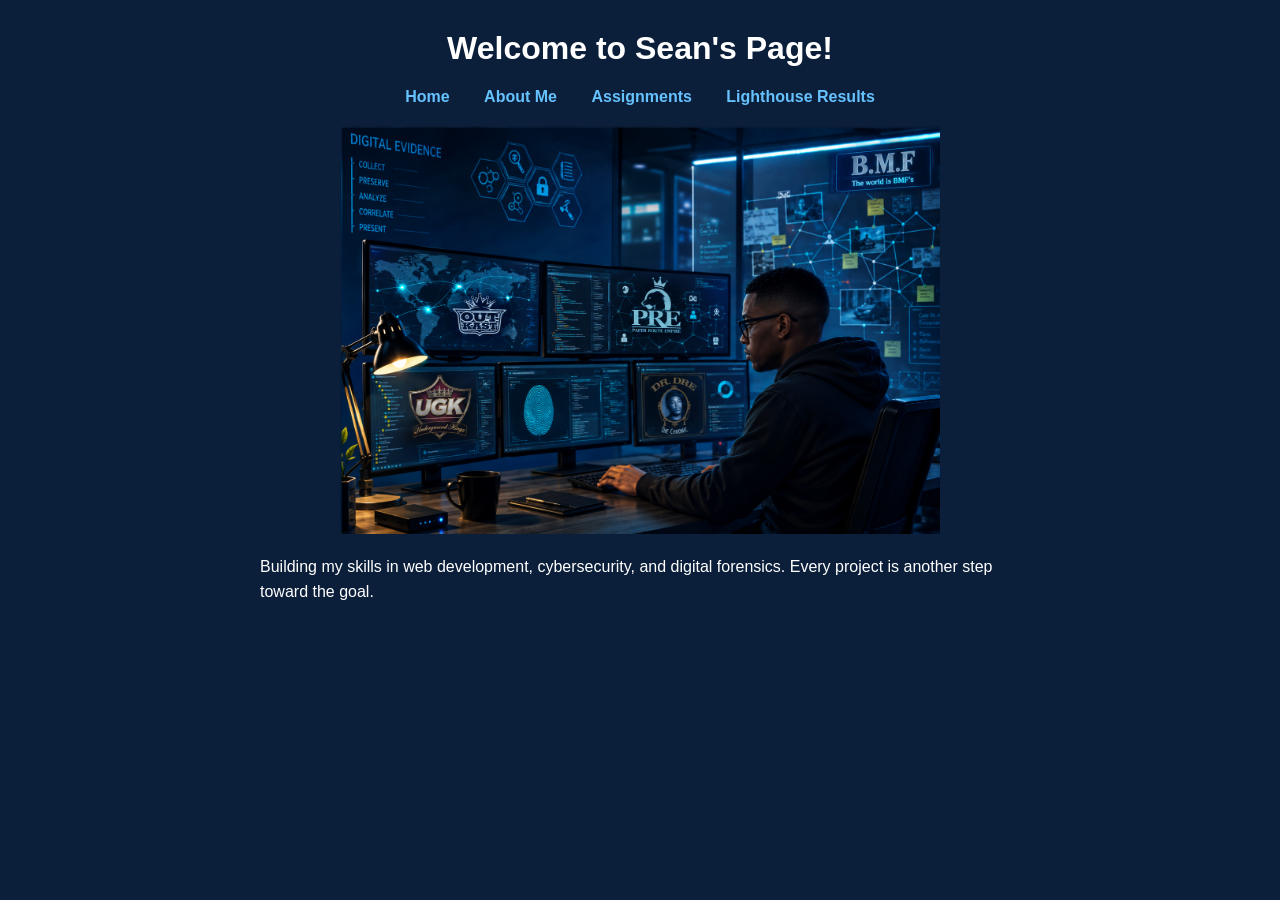
<file: index.html>
<!DOCTYPE html>
<html lang="en">

<head>
    <meta charset="UTF-8">
    <meta name="viewport" content="width=device-width, initial-scale=1.0">

    <meta name="description"
          content="Sean's COP4813 web development portfolio featuring class assignments and information technology skills.">

    <title>Sean's IT Portfolio | COP4813</title>

    <link rel="stylesheet" href="styles.css">
</head>

<body>

    <h1>Welcome to Sean's Page!</h1>

    <!-- Main Navigation -->
    <nav aria-label="Main navigation">
        <a href="index.html">Home</a>
        <a href="about.html">About Me</a>
        <a href="assignments.html">Assignments</a>
        <a href="lighthouse-results.html">Lighthouse Results</a>
    </nav>

    <!-- Homepage Image -->
    <img
        src="images/F.D.A.png"
        alt="Digital forensic data analyst working at a computer workstation"
    >

    <!-- Introduction -->
    <p>
        Building my skills in web development,
        cybersecurity, and digital forensics.
        Every project is another step toward the goal.
    </p>

</body>

</html>
</file>
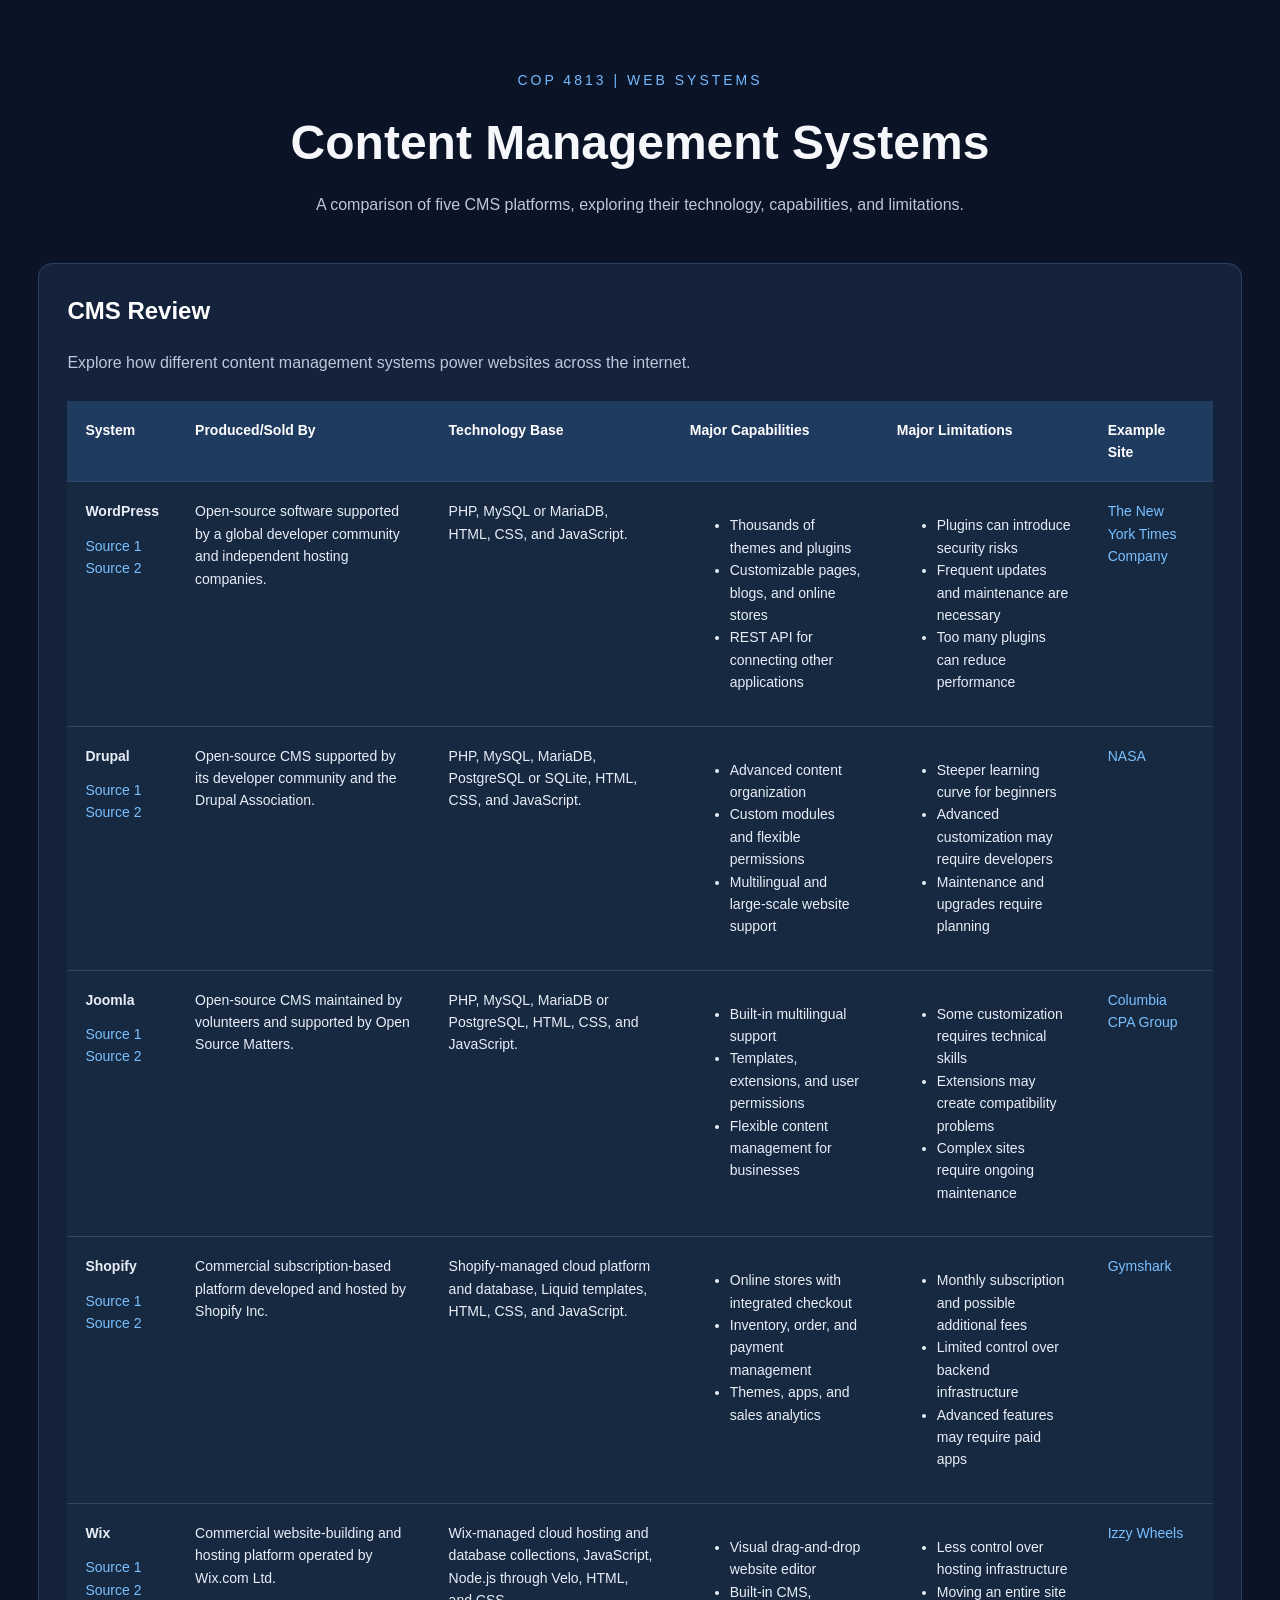
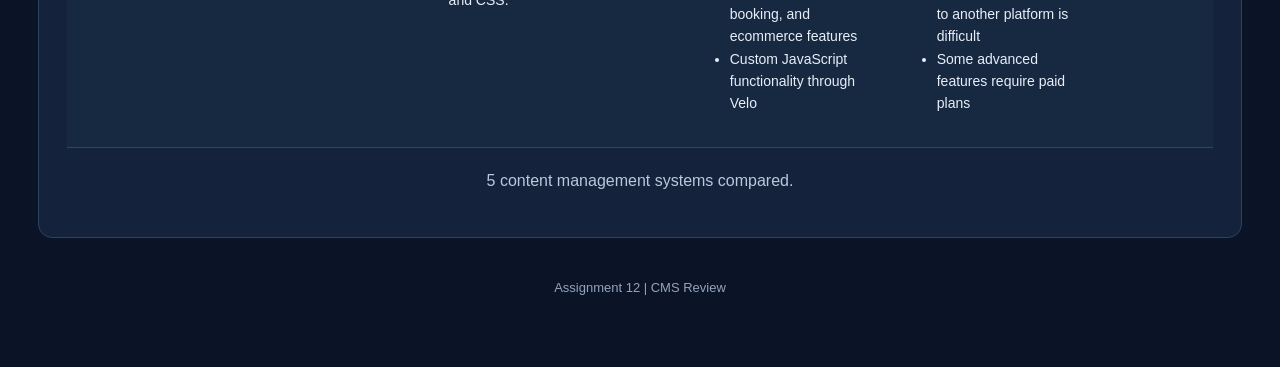
<file: Assignment12/index.html>
<!DOCTYPE html>
<html lang="en">
<head>
  <meta charset="UTF-8">
  <meta name="viewport" content="width=device-width, initial-scale=1.0">
  <title>Assignment 12 | CMS Review</title>
  <link rel="stylesheet" href="styles.css">
  <script src="app.js" defer></script>
</head>
<body>
  <main class="container">
    <header>
      <p class="eyebrow">COP 4813 | Web Systems</p>
      <h1>Content Management Systems</h1>
      <p class="subtitle">
        A comparison of five CMS platforms, exploring their
        technology, capabilities, and limitations.
      </p>
    </header>

    <section class="review">
      <h2>CMS Review</h2>
      <p>Explore how different content management systems
         power websites across the internet.</p>

      <div class="table-wrapper">
        <table id="cms-table">
          <thead>
            <tr>
              <th>System</th>
              <th>Produced/Sold By</th>
              <th>Technology Base</th>
              <th>Major Capabilities</th>
              <th>Major Limitations</th>
              <th>Example Site</th>
            </tr>
          </thead>
          <tbody id="cms-data">
          </tbody>
        </table>
      </div>

      <p id="status">Loading CMS information...</p>
    </section>

    <footer>
      <p>Assignment 12 | CMS Review</p>
    </footer>
  </main>
</body>
</html>
</file>
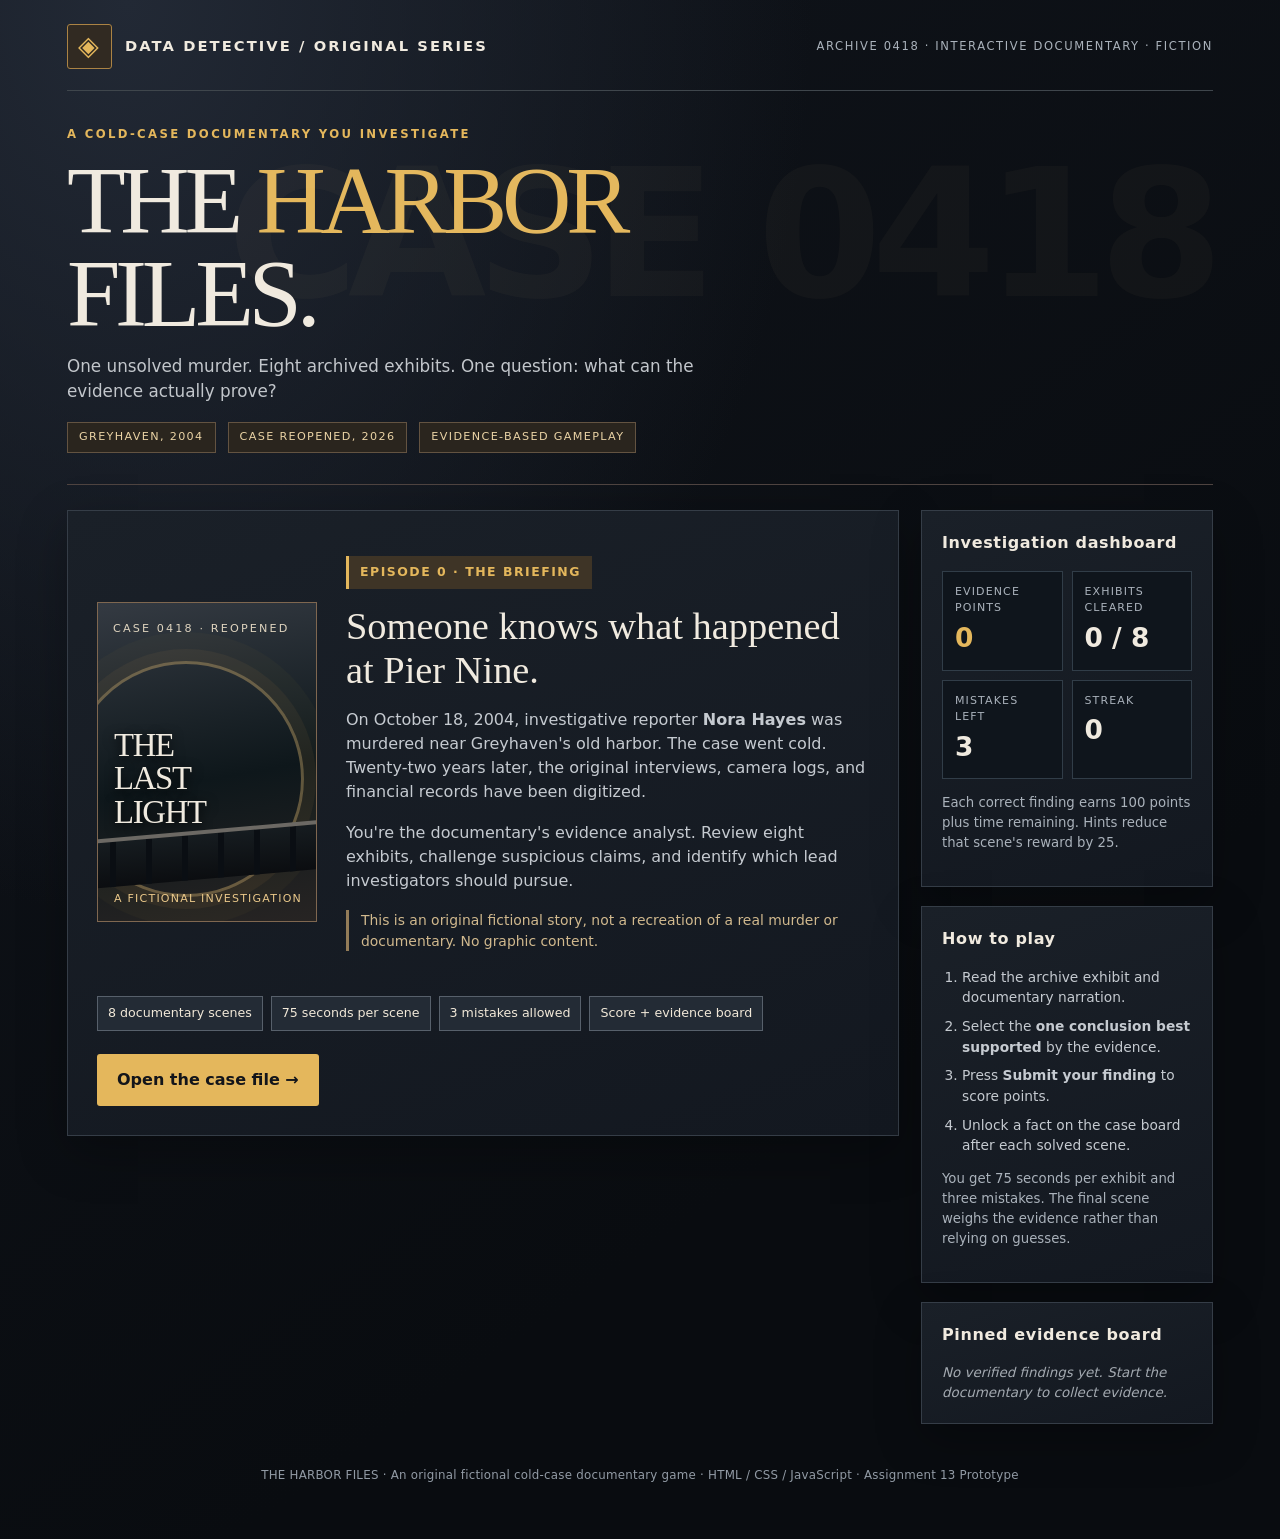
<file: Assignment13/index.html>
<!doctype html>
<html lang="en">
<head>
  <meta charset="utf-8">
  <meta name="viewport" content="width=device-width, initial-scale=1">
  <meta name="theme-color" content="#0c1015">
  <meta name="description" content="The Harbor Files: an original, fictional cold-case documentary game teaching evidence evaluation, timestamps, arithmetic, and reasoning.">
  <title>The Harbor Files | Data Detective</title>
  <style>
    :root{color-scheme:dark;--base:#0b0e12;--panel:#171c23;--panel2:#202731;--line:#39434d;--cream:#f0eadf;--dim:#c1bab0;--muted:#aab2bb;--gold:#e4b75c;--scarlet:#cf6666;--green:#83c8a2}
    *{box-sizing:border-box}html{scroll-behavior:smooth}body{margin:0;min-height:100vh;color:var(--cream);font:16px/1.5 system-ui,-apple-system,"Segoe UI",sans-serif;background:radial-gradient(ellipse at 10% 0%,#222935 0%,transparent 42%),linear-gradient(145deg,#10141b,#090c10 70%)}
    button{font:inherit;cursor:pointer}button:focus-visible{outline:3px solid var(--gold);outline-offset:3px}button:disabled{opacity:.5;cursor:default}
    .wrap{width:min(1190px,100%);margin:auto;padding:24px 22px 54px}.top{display:flex;justify-content:space-between;align-items:center;gap:16px;flex-wrap:wrap;border-bottom:1px solid #3f464c;padding:0 0 21px}.brand{display:flex;gap:13px;align-items:center;font-weight:850;letter-spacing:.14em;font-size:.92rem}.brand-mark{height:45px;width:45px;display:grid;place-items:center;color:var(--gold);border:1px solid #ab8344;background:#312a22;border-radius:3px;font-size:27px}.topright{text-transform:uppercase;font-size:.72rem;letter-spacing:.14em;color:var(--muted)}
    .hero{position:relative;overflow:hidden;border-bottom:1px solid #4e4340;padding:35px 0 31px}.hero:before{content:"CASE 0418";position:absolute;right:0;top:9px;letter-spacing:-.06em;color:#f8ddad08;font-size:clamp(65px,14vw,190px);font-weight:900;pointer-events:none}.eyebrow,.caps{text-transform:uppercase;letter-spacing:.20em;font-size:.73rem;color:var(--gold);font-weight:900}.hero h1{font-family:Georgia,"Times New Roman",serif;font-weight:500;font-size:clamp(3rem,7.5vw,6.8rem);line-height:.97;letter-spacing:-.055em;margin:10px 0 14px}.hero h1 em{font-style:normal;color:var(--gold)}.hero p{max-width:700px;color:#c2c6cb;font-size:1.05rem;margin:0}.tagline{display:flex;gap:12px;flex-wrap:wrap;margin-top:18px}.chip{border:1px solid #635341;background:#2a251e;color:#ead3a5;text-transform:uppercase;font-size:.7rem;letter-spacing:.12em;padding:6px 11px}
    .grid{display:grid;grid-template-columns:minmax(0,1fr) 292px;gap:22px;margin-top:25px;align-items:start}.panel{background:linear-gradient(160deg,#1a2028,#131820);border:1px solid #353d47;box-shadow:0 16px 46px #0004}.primary-panel{min-height:600px;padding:29px}.sidebar .panel{padding:20px;margin-bottom:19px}.side-title{font-weight:800;letter-spacing:.04em;margin:0 0 16px;font-size:1rem}.plate{display:inline-block;color:var(--gold);background:#3e3426;border-left:3px solid var(--gold);padding:7px 11px;font-size:.78rem;font-weight:800;letter-spacing:.12em;text-transform:uppercase}
    .opening{display:grid;grid-template-columns:220px minmax(0,1fr);gap:29px;align-items:center;padding:16px 0 10px}.cover{height:320px;border:1px solid #7f6750;position:relative;overflow:hidden;background:linear-gradient(170deg,#343a42 0%,#0e171b 55%,#272423 100%)}.cover:before{content:"";position:absolute;width:230px;height:230px;border:3px solid #e5bd7260;border-radius:50%;top:58px;left:-30px;box-shadow:0 0 0 12px #d7a54d10,0 0 0 29px #c49a4b09}.cover:after{content:"";position:absolute;bottom:42px;left:-18px;right:-12px;height:45px;background:repeating-linear-gradient(90deg,transparent 0 30px,#0a0e13 30px 36px),linear-gradient(#161c20,#0b0d10);transform:skewY(-5deg);border-top:4px solid #6c6964}.poster-top{position:absolute;z-index:2;top:18px;left:15px;right:15px;font-size:.7rem;letter-spacing:.19em;color:#ded3be;text-transform:uppercase}.poster-title{position:absolute;bottom:92px;left:16px;right:12px;font-family:Georgia,serif;font-size:2.05rem;line-height:1.01;letter-spacing:-.04em;text-shadow:0 3px 12px #000}.poster-foot{position:absolute;bottom:13px;left:16px;font-size:.69rem;letter-spacing:.11em;color:#eac88a}.opening h2{font-family:Georgia,serif;font-size:clamp(1.65rem,3vw,2.5rem);font-weight:500;line-height:1.16;margin:15px 0}.bodytext{color:#c5cad0;margin:12px 0 17px}.story-note{font-size:.87rem;color:#d1b98e;border-left:3px solid #937c58;padding-left:12px;margin:16px 0}.rules{display:flex;gap:8px;flex-wrap:wrap;margin:19px 0}.rules span{border:1px solid #57606b;background:#232b35;padding:7px 10px;font-size:.79rem;color:#f1e8d8}
    .btn{padding:13px 19px;border-radius:3px;font-weight:850;border:1px solid transparent;transition:filter .16s,transform .16s}.btn:hover:not(:disabled){filter:brightness(1.12);transform:translateY(-1px)}.btn.gold{color:#13151a;background:var(--gold)}.btn.ghost{color:var(--cream);background:#29313c;border:1px solid #69717b}.btn.dark{color:#f1e9e0;background:#473537;border:1px solid #8d5960}.controls{display:flex;flex-wrap:wrap;gap:10px;margin-top:23px}.hidden{display:none!important}
    .stats{display:grid;grid-template-columns:1fr 1fr;gap:9px}.stat{background:#0f151c;border:1px solid #313d48;padding:12px}.stat-label{color:var(--muted);font-size:.69rem;letter-spacing:.1em;text-transform:uppercase}.stat-value{font-size:1.65rem;font-weight:850;margin-top:1px;font-variant-numeric:tabular-nums}.stat-value.gold-text{color:var(--gold)}.small{font-size:.83rem;color:var(--muted)}.sidebar ol{margin:0;padding-left:20px;color:#c5cad0;font-size:.86rem}.sidebar li{margin:0 0 8px}.board{list-style:none;margin:0;padding:0}.board li{padding:10px 0;color:#c9c9c9;font-size:.82rem;border-top:1px dashed #464f59}.board li:first-child{border:0;padding-top:0}.board li:before{content:"▸";color:var(--gold);padding-right:8px}.empty-board{font-size:.84rem;color:#a3a9b0;font-style:italic}
    .episode-line{display:flex;justify-content:space-between;flex-wrap:wrap;gap:8px;align-items:center}.episode-id{color:var(--gold);font-size:.79rem;text-transform:uppercase;letter-spacing:.14em;font-weight:900}.timer{font-size:1.1rem;font-variant-numeric:tabular-nums;font-weight:800;color:var(--gold)}.timer.urgent{color:var(--scarlet)}.progress{height:5px;background:#3f4148;margin-top:15px}.progress>div{width:0;height:100%;background:var(--gold);transition:width .2s}.episode-title{font-family:Georgia,serif;font-size:clamp(1.9rem,3.5vw,2.9rem);font-weight:500;letter-spacing:-.045em;line-height:1.07;margin:24px 0 9px}.episode-copy{color:#c4c5c7;margin:0 0 18px;max-width:700px}
    .document{margin:20px 0 21px;background:#ede4d2;color:#2b2b29;box-shadow:3px 5px 1px #a9907040;position:relative;padding:19px 21px;border-top:4px solid #b0956e}.document:after{position:absolute;right:17px;top:15px;content:"ARCHIVED";font-size:.66rem;border:1px solid #c06659;color:#b76054;transform:rotate(-8deg);padding:4px 6px;letter-spacing:.1em;font-weight:900}.doclabel{font-size:.69rem;text-transform:uppercase;letter-spacing:.17em;color:#6d5d4e;font-weight:900;padding-right:90px}.doctext{font:1rem/1.62 Georgia,serif;white-space:pre-line;margin-top:10px;max-width:690px}.question{border-left:3px solid var(--gold);background:#302c27;color:#f7edd8;font-weight:740;padding:14px 16px;margin:17px 0 15px}.choice-list{display:grid;gap:9px}.choice{width:100%;text-align:left;color:#e9e9e8;background:#1e2732;border:1px solid #4a5561;display:flex;align-items:center;gap:12px;padding:13px 14px;border-radius:3px;transition:background .15s,border-color .15s}.choice:not(:disabled):hover{border-color:var(--gold);background:#303643}.choice.selected{border-color:var(--gold);background:#3b3429}.choice.correct{border-color:var(--green);background:#234238}.choice.wrong{border-color:#d57d7d;background:#48292d}.letter{height:31px;width:31px;display:grid;place-items:center;flex:none;border:1px solid #65707a;background:#25303b;font-size:.8rem;font-weight:900}.choice.selected .letter{background:var(--gold);color:#1c1d1f;border-color:var(--gold)}.choice-text{line-height:1.38}.feedback{padding:13px 15px;margin-top:15px;font-size:.89rem;background:#34302a;border:1px solid #96774c}.feedback.good{background:#1c3a32;border-color:#6ea487}.feedback.bad{background:#41292d;border-color:#ae6568}
    .end-head{font-family:Georgia,serif;font-size:clamp(2rem,4vw,3rem);font-weight:500;margin:16px 0}.end-score{font-weight:900;font-size:4.5rem;letter-spacing:-.06em;color:var(--gold);line-height:1.1}.end-grid{display:flex;gap:10px;flex-wrap:wrap;margin:15px 0 23px}.end-grid span{border:1px solid #555c65;background:#202831;padding:9px 12px;font-size:.88rem}.final-document{padding:17px 18px;background:#282922;border:1px solid #7a6646;color:#d6d2c6;line-height:1.65;margin:17px 0}.footer{text-align:center;color:#929ba5;font-size:.74rem;letter-spacing:.02em;margin-top:24px}
    @media(max-width:930px){.grid{grid-template-columns:1fr}.sidebar{display:grid;grid-template-columns:1fr 1fr;gap:14px}.sidebar .panel{margin:0}.sidebar .panel:last-child{grid-column:1/-1}}@media(max-width:600px){.wrap{padding:15px 12px 35px}.primary-panel{padding:17px;min-height:0}.opening{grid-template-columns:1fr}.cover{max-width:245px;height:255px}.poster-title{bottom:76px}.sidebar{display:block}.sidebar .panel{margin:0 0 13px}.hero{padding:25px 0 22px}.hero h1{font-size:3.25rem}.topright{display:none}.document{padding:15px}.choice{padding:12px 10px}.controls .btn{width:100%}}@media(prefers-reduced-motion:reduce){*,*:before,*:after{scroll-behavior:auto!important;transition:none!important}}
  </style>
</head>
<body>
<div class="wrap">
  <header class="top"><div class="brand"><div class="brand-mark" aria-hidden="true">◈</div> DATA DETECTIVE / ORIGINAL SERIES</div><div class="topright">ARCHIVE 0418 · INTERACTIVE DOCUMENTARY · FICTION</div></header>
  <section class="hero"><div class="eyebrow">A cold-case documentary you investigate</div><h1>THE <em>HARBOR</em><br>FILES.</h1><p>One unsolved murder. Eight archived exhibits. One question: what can the evidence actually prove?</p><div class="tagline"><span class="chip">Greyhaven, 2004</span><span class="chip">Case reopened, 2026</span><span class="chip">Evidence-based gameplay</span></div></section>
  <div class="grid"><main class="panel primary-panel">
    <section id="intro"><div class="opening"><div class="cover" role="img" aria-label="Stylized archival documentary poster with a shadowy harbor, evidence circle, and pier rail"><div class="poster-top">CASE 0418 · REOPENED</div><div class="poster-title">THE<br>LAST<br>LIGHT</div><div class="poster-foot">A FICTIONAL INVESTIGATION</div></div><div><span class="plate">Episode 0 · The briefing</span><h2>Someone knows what happened at Pier Nine.</h2><p class="bodytext">On October 18, 2004, investigative reporter <strong>Nora Hayes</strong> was murdered near Greyhaven's old harbor. The case went cold. Twenty-two years later, the original interviews, camera logs, and financial records have been digitized.</p><p class="bodytext">You're the documentary's evidence analyst. Review eight exhibits, challenge suspicious claims, and identify which lead investigators should pursue.</p><div class="story-note">This is an original fictional story, not a recreation of a real murder or documentary. No graphic content.</div></div></div><div class="rules"><span>8 documentary scenes</span><span>75 seconds per scene</span><span>3 mistakes allowed</span><span>Score + evidence board</span></div><div class="controls"><button type="button" class="btn gold" id="startBtn">Open the case file →</button></div></section>
    <section id="play" class="hidden" aria-label="Interactive documentary scene"><div class="episode-line"><div id="episodeId" class="episode-id">Exhibit 01 / 08</div><div class="timer" id="timer" aria-label="Time remaining">01:15</div></div><div class="progress"><div id="progressFill"></div></div><h2 id="sceneTitle" class="episode-title"></h2><p id="sceneStory" class="episode-copy"></p><article class="document" aria-label="Fictional archived evidence"><div class="doclabel" id="docType"></div><div class="doctext" id="docText"></div></article><div id="question" class="question"></div><div class="choice-list" id="choices" role="group" aria-label="Choose the best evidence-based conclusion"></div><div class="feedback hidden" id="feedback" role="status" aria-live="polite"></div><div class="controls"><button type="button" class="btn gold" id="submitBtn">Submit your finding</button><button type="button" class="btn ghost" id="hintBtn">Review editor's hint (−25 pts)</button><button type="button" class="btn gold hidden" id="nextBtn">Next scene →</button></div></section>
    <section id="finish" class="hidden"><span class="plate">Final episode · Case review</span><h2 class="end-head" id="endTitle"></h2><p class="bodytext" id="endDesc"></p><div class="caps">Documentary analyst score</div><div id="endScore" class="end-score">0</div><div id="endStats" class="end-grid"></div><div class="final-document" id="endFinding"></div><div class="controls"><button type="button" class="btn gold" id="replayBtn">Reopen the case ↻</button></div></section>
  </main><aside class="sidebar"><section class="panel"><h3 class="side-title">Investigation dashboard</h3><div class="stats"><div class="stat"><div class="stat-label">Evidence points</div><div id="score" class="stat-value gold-text">0</div></div><div class="stat"><div class="stat-label">Exhibits cleared</div><div id="cleared" class="stat-value">0 / 8</div></div><div class="stat"><div class="stat-label">Mistakes left</div><div id="mistakes" class="stat-value">3</div></div><div class="stat"><div class="stat-label">Streak</div><div id="streak" class="stat-value">0</div></div></div><p class="small">Each correct finding earns 100 points plus time remaining. Hints reduce that scene's reward by 25.</p></section><section class="panel"><h3 class="side-title">How to play</h3><ol><li>Read the archive exhibit and documentary narration.</li><li>Select the <strong>one conclusion best supported</strong> by the evidence.</li><li>Press <strong>Submit your finding</strong> to score points.</li><li>Unlock a fact on the case board after each solved scene.</li></ol><p class="small">You get 75 seconds per exhibit and three mistakes. The final scene weighs the evidence rather than relying on guesses.</p></section><section class="panel"><h3 class="side-title">Pinned evidence board</h3><div id="emptyBoard" class="empty-board">No verified findings yet. Start the documentary to collect evidence.</div><ul id="board" class="board" aria-live="polite"></ul></section></aside></div>
  <footer class="footer">THE HARBOR FILES · An original fictional cold-case documentary game · HTML / CSS / JavaScript · Assignment 13 Prototype</footer>
</div>
<script>
"use strict";
// A fictional documentary-style game that teaches primary-source assessment, time conversion, arithmetic, and cautious inference.
const scenes=[
 {title:"The Last Call",story:"The producers find Nora's last verified call in the original 2004 audio archive.",source:"EXHIBIT A · EDITOR'S CALL TRANSCRIPT · OCT 18, 2004",document:"9:14 PM — Nora Hayes: ‘I'm going to Dock Four to meet the person who called me. I'll call when it's over.’\n9:15 PM — Call ends. The identity of the caller is not recorded.",question:"What does this recording actually establish?",answers:["Nora had already left Greyhaven.","Nora intended to meet an unidentified source at Dock Four.","Nora's editor arranged her murder.","The person who called Nora has been identified."],correct:1,hint:"A person's stated plan is evidence of intent, not proof of what happened afterward.",explain:"The recording confirms Nora's intention to go to Dock Four. It cannot identify the caller or prove who committed the crime.",pin:"9:14 PM: Nora planned to meet an unidentified source at Dock Four."},
 {title:"The Badge That Stayed Behind",story:"A security supervisor says he drove home before Nora made her call. The electronic access report tells a more complicated story.",source:"EXHIBIT B · HARBOR GATE ACCESS REPORT",document:"Victor Hale, security supervisor: ‘I left the pier by 9:10 PM and never went back.’\nGATE READER #2 — Badge H-17, assigned to Victor Hale, swiped at 9:37 PM.\nThe reader's time was verified. The system records badges, not faces.",question:"Which finding is justified by the access report?",answers:["Victor definitely committed the murder.","Victor's badge had been destroyed.","Victor's assigned badge was used after the time he said he left.","Nora used Victor's badge."],correct:2,hint:"Notice the difference between identifying a badge and identifying the person holding it.",explain:"The badge swipe conflicts with Victor's story, but it doesn't alone establish who carried the badge.",pin:"9:37 PM: Victor Hale's assigned badge was used at the harbor gate."},
 {title:"Eleven Minutes Fast",story:"The archive team discovers that the clock on the old pier camera was never synchronized.",source:"EXHIBIT C · CAMERA CALIBRATION SHEET",document:"Pier Office Camera — Video frame displays 9:42 PM.\nIndependent calibration: Camera clock was 11 minutes FAST that night.\nThe image shows a person entering the office, but this scan alone is not clear enough to identify a face.",question:"What was the actual time of the camera frame?",answers:["9:53 PM","9:31 PM","9:42 PM","9:11 PM"],correct:1,hint:"A clock that runs fast shows a later time than the real time.",explain:"Subtract 11 minutes from 9:42 PM to obtain 9:31 PM. Time offsets must be corrected before constructing a timeline.",pin:"9:31 PM actual time: A person entered the pier office on camera."},
 {title:"The Interview That Changed",story:"Two versions of the same story disagree. Documentary editors must decide which source deserves further checking.",source:"EXHIBIT D · WITNESS SOURCE COMPARISON",document:"2004 dock attendant's signed shift log, written that night: ‘9:35 PM — dark service van left the pier.’\n2026 podcast interview with a neighbor: ‘I think there was a red car there that night, maybe around ten.’\nNeither witness recorded a license plate.",question:"Which is the most responsible conclusion?",answers:["The neighbor is definitely lying.","The 2004 log is worth prioritizing for verification because it was recorded close to the event.","The van's driver must be the killer.","The two accounts prove there were two murderers."],correct:1,hint:"Think about when each statement was recorded and how specific it is.",explain:"A contemporaneous signed log may be a stronger lead than a memory recalled decades later, but it still needs corroboration.",pin:"9:35 PM: A 2004 shift log recorded a dark service van leaving the pier."},
 {title:"The Missing Money",story:"Nora was investigating questionable spending on a harbor redevelopment contract. You review the original invoice totals.",source:"EXHIBIT E · HARBOR RENOVATION PAYMENT LEDGER",document:"Invoice 118 — 2 safety lights × $80 = $160\nInvoice 119 — 3 safety rails × $125 = $375\nInvoice 120 — 4 access tags × $125 = $900\nInvoice 121 — 5 padlocks × $30 = $150\nAll line totals are written exactly as they appeared on the paper ledger.",question:"Which invoice has a mathematical inconsistency?",answers:["Invoice 118","Invoice 119","Invoice 120","Invoice 121"],correct:2,hint:"For each line, multiply the quantity by the unit price.",explain:"4 × $125 = $500, not $900. The $400 difference is a discrepancy requiring an audit, not automatic proof of theft or murder.",pin:"Invoice 120 overstates a $500 line total as $900 — a $400 discrepancy."},
 {title:"A Newly Restored Frame",story:"An upgraded scan reveals a badge number on the jacket of the person filmed entering the pier office. The editor asks whether the image has an independent match.",source:"EXHIBIT F · 2026 RESTORATION NOTES",document:"Actual camera time: 9:31 PM.\nVisible jacket ID: S-04.\n2004 staff issue ledger: S-04 was checked out to Victor Hale at 8:00 PM, with no recorded return that night.\nAnalyst note: The restored ID is readable, but clothing can be shared.",question:"What is the strongest defensible finding?",answers:["The camera proves Victor killed Nora.","The jacket's ID connects the filmed person to an item issued to Victor, but not conclusively to Victor himself.","The restored frame must be ignored because it is old.","The jacket number is Nora's telephone number."],correct:1,hint:"The camera and the staff issue ledger connect an item. Does that automatically prove the wearer's identity?",explain:"The ID supplies a second independent lead connected to Victor, but investigators would still need to establish who was wearing it.",pin:"9:31 PM: A filmed jacket bore ID S-04, issued to Victor Hale."},
 {title:"Rebuilding the Night",story:"A documentary editor lays all verified times on the studio wall to check the sequence of events.",source:"EXHIBIT G · COMBINED CASE TIMELINE",document:"9:14 PM — Nora says she will meet a source at Dock Four.\n9:31 PM — Camera shows a jacket marked S-04 at the pier office.\n9:35 PM — Attendant logs a service van leaving the pier.\n9:37 PM — Gate reader records a swipe of badge H-17.",question:"Which documented event occurred AFTER the van was logged leaving?",answers:["Nora's final call","The jacket appearing on camera","The gate badge swipe","The start of the shift log"],correct:2,hint:"Compare the four timestamps; the van was recorded at 9:35 PM.",explain:"The 9:37 PM badge swipe came two minutes after the 9:35 PM van entry. Timelines can identify sequence without proving motive.",pin:"Chronology: 9:14 call → 9:31 jacket → 9:35 van → 9:37 badge."},
 {title:"The Final Cut",story:"The production team must decide what the evidence warrants saying in its last scene. This is a murder documentary, not a jury verdict.",source:"EXHIBIT H · DOCUMENTARY FACT-CHECK SHEET",document:"Established leads: Victor Hale claimed to have left by 9:10 PM. His assigned badge was used at 9:37 PM. A jacket issued to him appears on camera at 9:31 PM. An invoice discrepancy offers a potential financial lead.\nUnresolved: Who used the badge? Who wore the jacket? Who met Nora? Who killed her?",question:"What should the documentary recommend?",answers:["Declare Victor guilty without further investigation.","Ignore Victor because there is no signed confession.","Reopen the investigation into Victor and the harbor records, while seeking independent corroboration.","Name the neighbor as the killer because the car description changed."],correct:2,hint:"Good investigation distinguishes strong leads from proof beyond reasonable doubt.",explain:"The badge, jacket, timing, and possible financial motive justify renewed scrutiny, but do not establish guilt. The responsible next step is corroboration and a renewed investigation.",pin:"Final assessment: Victor Hale is a priority investigative lead, not a proven killer."}
];
const $=id=>document.getElementById(id);
const e={intro:$("intro"),play:$("play"),finish:$("finish"),startBtn:$("startBtn"),replayBtn:$("replayBtn"),episodeId:$("episodeId"),timer:$("timer"),progressFill:$("progressFill"),sceneTitle:$("sceneTitle"),sceneStory:$("sceneStory"),docType:$("docType"),docText:$("docText"),question:$("question"),choices:$("choices"),feedback:$("feedback"),submitBtn:$("submitBtn"),hintBtn:$("hintBtn"),nextBtn:$("nextBtn"),score:$("score"),cleared:$("cleared"),mistakes:$("mistakes"),streak:$("streak"),board:$("board"),emptyBoard:$("emptyBoard"),endTitle:$("endTitle"),endDesc:$("endDesc"),endScore:$("endScore"),endStats:$("endStats"),endFinding:$("endFinding")};
const MAX_TIME=75;let index=0,score=0,strikes=3,cleared=0,streak=0,selection=null,remaining=MAX_TIME,ticker=null,locked=false,hintUsed=false,errors=0;
function view(name){for(const id of ["intro","play","finish"])e[id].classList.toggle("hidden",id!==name)}
function stats(){e.score.textContent=score.toLocaleString();e.cleared.textContent=`${cleared} / ${scenes.length}`;e.mistakes.textContent=strikes;e.streak.textContent=streak}
function clock(){e.timer.textContent=`${String(Math.floor(remaining/60)).padStart(2,"0")}:${String(remaining%60).padStart(2,"0")}`;e.timer.classList.toggle("urgent",remaining<=12)}
function stopClock(){if(ticker!==null){clearInterval(ticker);ticker=null}}
function msg(content,type="neutral"){e.feedback.className="feedback"+(type==="neutral"?"":" "+type);e.feedback.textContent=content}
function resetMsg(){e.feedback.className="feedback hidden";e.feedback.textContent=""}
function start(){stopClock();index=0;score=0;strikes=3;cleared=0;streak=0;errors=0;e.board.replaceChildren();e.emptyBoard.classList.remove("hidden");stats();view("play");load()}
function load(){stopClock();if(index>=scenes.length||strikes<=0){end();return}const s=scenes[index];selection=null;locked=false;hintUsed=false;remaining=MAX_TIME;
 e.episodeId.textContent=`Exhibit ${String(index+1).padStart(2,"0")} / ${String(scenes.length).padStart(2,"0")}`;e.progressFill.style.width=`${100*index/scenes.length}%`;e.sceneTitle.textContent=s.title;e.sceneStory.textContent=s.story;e.docType.textContent=s.source;e.docText.textContent=s.document;e.question.textContent=s.question;e.choices.replaceChildren();
 s.answers.forEach((answer,i)=>{const b=document.createElement("button");b.type="button";b.className="choice";b.setAttribute("aria-pressed","false");const l=document.createElement("span");l.className="letter";l.textContent=String.fromCharCode(65+i);const t=document.createElement("span");t.className="choice-text";t.textContent=answer;b.append(l,t);b.addEventListener("click",()=>select(i));e.choices.append(b)});
 e.submitBtn.disabled=false;e.submitBtn.classList.remove("hidden");e.hintBtn.disabled=false;e.hintBtn.classList.remove("hidden");e.nextBtn.classList.add("hidden");resetMsg();clock();ticker=setInterval(()=>{remaining=Math.max(0,remaining-1);clock();if(remaining===0)timeout()},1000)}
function select(i){if(locked)return;selection=i;[...e.choices.children].forEach((b,j)=>{b.classList.toggle("selected",j===i);b.setAttribute("aria-pressed",j===i?"true":"false")})}
function pin(s){const item=document.createElement("li");item.textContent=s.pin;e.board.append(item);e.emptyBoard.classList.add("hidden")}
function lock(){locked=true;stopClock();for(const b of e.choices.children)b.disabled=true;e.choices.children[scenes[index].correct].classList.add("correct");e.submitBtn.classList.add("hidden");e.hintBtn.classList.add("hidden");e.nextBtn.classList.remove("hidden");e.nextBtn.textContent=(strikes<=0||index===scenes.length-1)?"View case review →":"Roll the next scene →";stats()}
function submit(){if(locked)return;if(selection===null){msg("Choose a conclusion before submitting your finding.");return}const s=scenes[index];if(selection===s.correct){streak++;cleared++;const points=Math.max(25,100+remaining+(streak-1)*10-(hintUsed?25:0));score+=points;pin(s);lock();msg(`VERIFIED · +${points} points. ${s.explain}`,"good")}else{errors++;strikes--;streak=0;e.choices.children[selection].classList.add("wrong");if(strikes<=0){lock();msg(`The final mistake was used. ${s.explain}`,"bad")}else{msg(`That conclusion goes beyond the evidence. ${strikes} mistake${strikes===1?"":"s"} remaining. Review the archive and try again.`,"bad");selection=null;[...e.choices.children].forEach(b=>{b.classList.remove("selected");b.setAttribute("aria-pressed","false")});stats()}}}
function hint(){if(locked||hintUsed)return;hintUsed=true;e.hintBtn.disabled=true;msg(`EDITOR'S HINT: ${scenes[index].hint} (25 points off this scene's reward.)`)}
function timeout(){if(locked)return;errors++;strikes--;streak=0;lock();msg(`The scene timed out. ${scenes[index].explain}`,"bad")}
function end(){stopClock();view("finish");const completed=index>=scenes.length&&strikes>0;e.endTitle.textContent=completed?"The case stays open. The evidence moves forward.":"The investigation is unfinished.";e.endDesc.textContent=completed?"You reached the documentary's final cut. The strongest work came from separating proven events from speculation.":"You ran out of allowed mistakes before the final scene. You can reopen the archive and test your reasoning again.";e.endScore.textContent=score.toLocaleString();e.endStats.replaceChildren();for(const line of [`${cleared} / ${scenes.length} exhibits cleared`,`${errors} incorrect or timed-out findings`,"Three chances per investigation"]){const span=document.createElement("span");span.textContent=line;e.endStats.append(span)}e.endFinding.textContent=completed?"FINAL EDITOR'S NOTE: Victor Hale's badge, issued jacket, and contradictory timeline make him a priority lead for investigators. That does not prove he murdered Nora Hayes. Seek new interviews, authenticate the remaining records, and test alternative explanations before drawing a final conclusion.":"A real investigation is not won by a quick accusation. Follow timestamps, inspect original sources, verify calculations, and keep confirmed facts separate from theories."}
e.startBtn.addEventListener("click",start);e.replayBtn.addEventListener("click",start);e.submitBtn.addEventListener("click",submit);e.hintBtn.addEventListener("click",hint);e.nextBtn.addEventListener("click",()=>{index++;load()});stats();
</script>
</body>
</html>
</file>
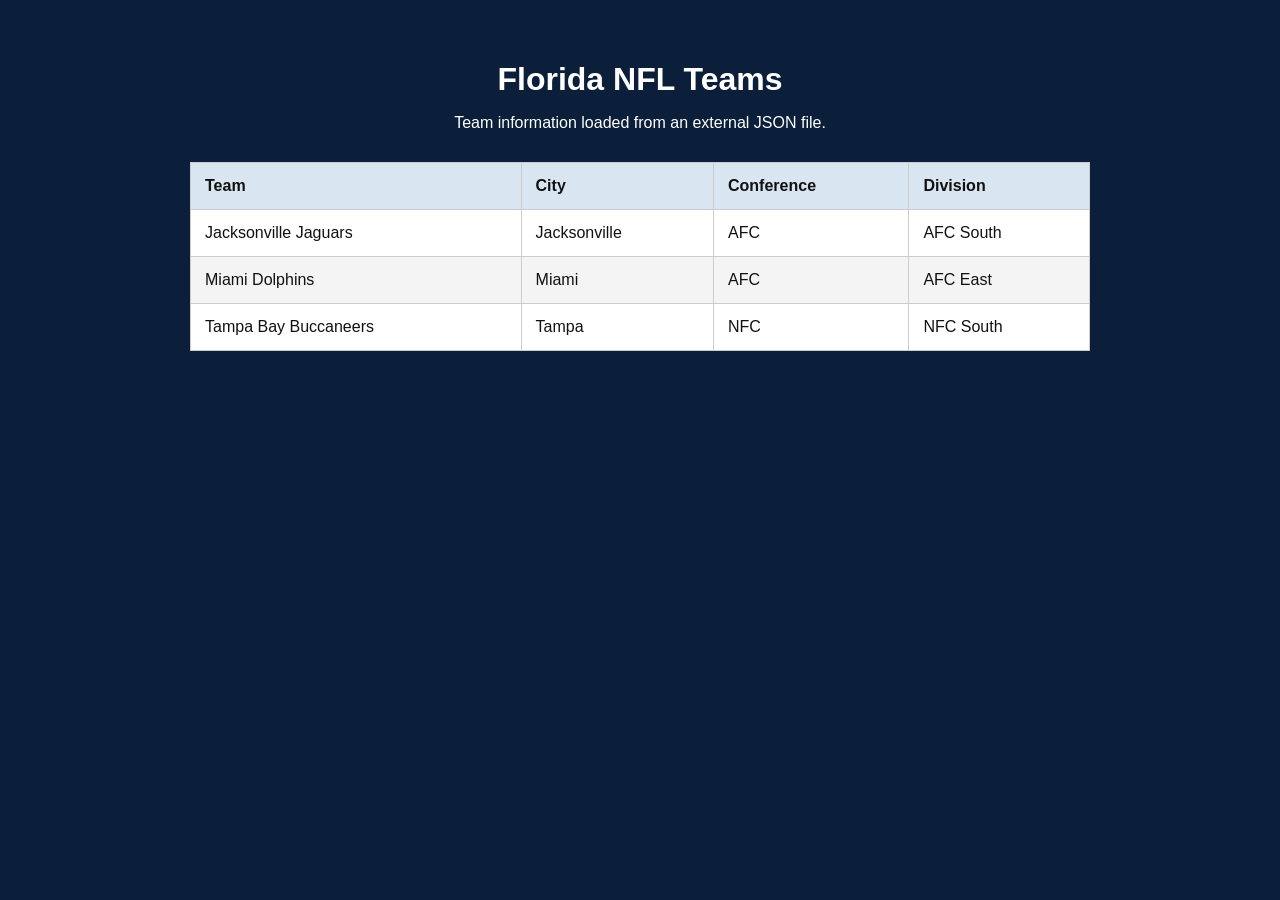
<file: assignment6/index.html>
<!DOCTYPE html>
<html lang="en">
<head>
    <meta charset="UTF-8">
    <meta name="viewport" content="width=device-width, initial-scale=1.0">
    <title>Florida NFL Teams</title>

    <style>
        body {
            font-family: Arial, sans-serif;
            background-color: #0b1f3a;
            color: white;
            margin: 0;
            padding: 40px;
        }

        .container {
            max-width: 900px;
            margin: auto;
        }

        h1 {
            text-align: center;
            margin-bottom: 10px;
        }

        p {
            text-align: center;
            margin-bottom: 30px;
        }

        table {
            width: 100%;
            border-collapse: collapse;
            background-color: white;
            color: #111;
        }

        th, td {
            padding: 14px;
            border: 1px solid #ccc;
            text-align: left;
        }

        th {
            background-color: #d9e6f2;
        }

        tr:nth-child(even) {
            background-color: #f4f4f4;
        }
    </style>
</head>

<body>

    <div class="container">
        <h1>Florida NFL Teams</h1>
        <p>Team information loaded from an external JSON file.</p>

        <table>
            <thead>
                <tr>
                    <th>Team</th>
                    <th>City</th>
                    <th>Conference</th>
                    <th>Division</th>
                </tr>
            </thead>

            <tbody id="teamTable">
            </tbody>
        </table>
    </div>

    <script>
        fetch("data.json")
            .then(response => response.json())
            .then(data => {

                let output = "";

                data.forEach(team => {
                    output += `
                        <tr>
                            <td>${team.team}</td>
                            <td>${team.city}</td>
                            <td>${team.conference}</td>
                            <td>${team.division}</td>
                        </tr>
                    `;
                });

                document.getElementById("teamTable").innerHTML = output;
            })
            .catch(error => {
                console.error("Error loading JSON:", error);
            });
    </script>

</body>
</html>
</file>
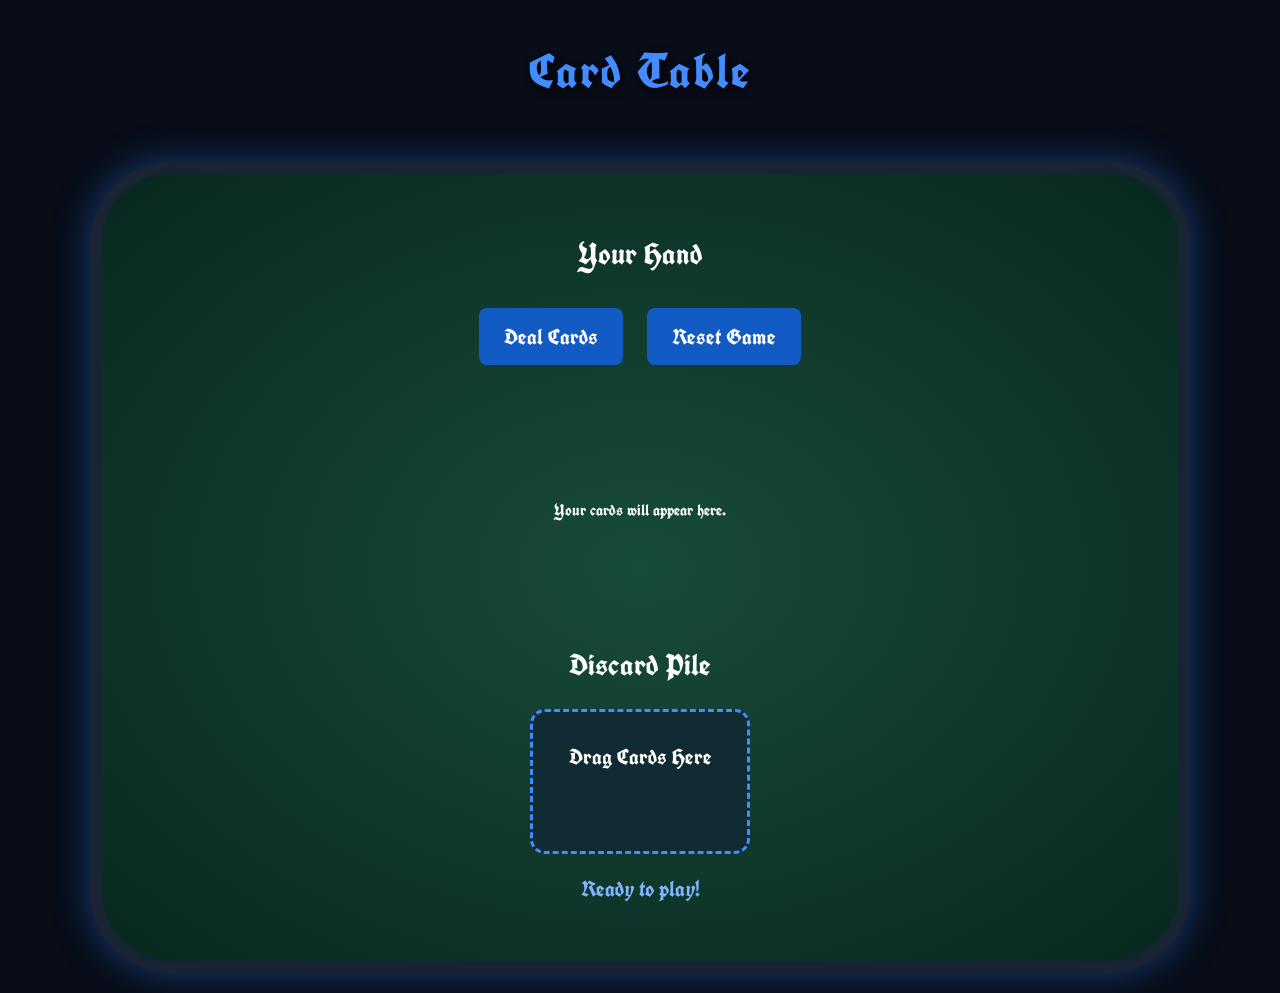
<file: assignment7/index.html>
<!DOCTYPE html>
<html lang="en">
<head>
    <meta charset="UTF-8">
    <meta name="viewport" content="width=device-width, initial-scale=1.0">
    <title>Card Table</title>

    <style>
        @import url('https://fonts.googleapis.com/css2?family=UnifrakturCook:wght@700&display=swap');

        * {
            box-sizing: border-box;
        }

        body {
            margin: 0;
            font-family: 'UnifrakturCook', Georgia, serif;
            background: #080d18;
            color: white;
            text-align: center;
        }

        header {
            padding: 30px 20px;
        }

        h1 {
            color: #438cff;
            font-size: 48px;
            margin: 10px 0;
            letter-spacing: 2px;
            text-shadow: 2px 3px 8px black;
        }

        .table {
            width: 90%;
            max-width: 1100px;
            min-height: 550px;
            margin: 20px auto;
            padding: 35px;
            background: radial-gradient(
                ellipse, #174b3a, #09281f
            );
            border: 12px solid #182333;
            border-radius: 80px;
            box-shadow: 0 0 35px #163c76;
        }

        h2 {
            font-size: 30px;
        }

        button {
            background: #135bc4;
            color: white;
            border: none;
            border-radius: 8px;
            padding: 14px 25px;
            margin: 10px;
            font-size: 22px;
            font-family: inherit;
            cursor: pointer;
            transition: 0.3s;
        }

        button:hover {
            background: #368aff;
            transform: scale(1.05);
        }

        .hand {
            display: flex;
            justify-content: center;
            align-items: center;
            flex-wrap: wrap;
            gap: 15px;
            min-height: 220px;
            margin: 25px 0;
        }

        .playing-card {
            width: 125px;
            padding: 5px;
            border-radius: 10px;
            background: #101b30;
            cursor: grab;
            box-shadow: 0 5px 15px #0008;
            transition: transform 0.2s;
        }

        .playing-card:hover {
            transform: translateY(-10px);
        }

        .playing-card:active {
            cursor: grabbing;
        }

        .playing-card img {
            display: block;
            width: 100%;
            height: auto;
            border-radius: 7px;
            pointer-events: none;
        }

        .card-label {
            display: block;
            padding: 5px;
            font-family: Georgia, serif;
            font-size: 14px;
            color: white;
        }

        .discard {
            border: 3px dashed #438cff;
            border-radius: 15px;
            width: 220px;
            min-height: 145px;
            margin: 20px auto;
            padding: 30px 10px;
            background: #102c32;
            font-size: 22px;
            transition: 0.2s;
        }

        .discard.drag-over {
            background: #135bc4;
            border-color: white;
            transform: scale(1.05);
        }

        #status {
            color: #80b6ff;
            font-size: 22px;
            margin-top: 20px;
            min-height: 30px;
        }

        @media (max-width: 600px) {
            .table {
                width: 96%;
                padding: 15px;
                border-radius: 35px;
            }

            h1 {
                font-size: 36px;
            }

            .playing-card {
                width: 100px;
            }
        }
    </style>
</head>

<body>

    <header>
        <h1>Card Table</h1>
    </header>

    <main class="table">

        <h2>Your Hand</h2>

        <button id="dealBtn">Deal Cards</button>
        <button id="resetBtn">Reset Game</button>

        <div class="hand" id="hand">
            <p>Your cards will appear here.</p>
        </div>

        <h2>Discard Pile</h2>

        <div class="discard" id="discardPile">
            Drag Cards Here
        </div>

        <p id="status" role="status" aria-live="polite">
            Ready to play!
        </p>

    </main>

    <script>
        const handArea = document.getElementById("hand");
        const discardPile = document.getElementById("discardPile");
        const status = document.getElementById("status");
        const dealBtn = document.getElementById("dealBtn");
        const resetBtn = document.getElementById("resetBtn");

        const suits = ["Hearts", "Diamonds", "Clubs", "Spades"];
        const ranks = [
            "A", "2", "3", "4", "5", "6", "7",
            "8", "9", "10", "J", "Q", "K"
        ];

        const suitSymbols = {
            Hearts: "♥",
            Diamonds: "♦",
            Clubs: "♣",
            Spades: "♠"
        };

        let hand = [];
        let discardedCount = 0;

        // Create a standard deck of 52 unique cards.
        function createDeck() {
            const deck = [];

            for (const suit of suits) {
                for (const rank of ranks) {
                    deck.push({
                        id: rank + "-" + suit,
                        rank: rank,
                        suit: suit
                    });
                }
            }

            return deck;
        }

        // Deal five different random cards.
        function dealCards() {
            const deck = createDeck();

            hand = [];
            discardedCount = 0;

            for (let i = 0; i < 5; i++) {
                const randomIndex = Math.floor(
                    Math.random() * deck.length
                );

                const card = deck.splice(randomIndex, 1)[0];
                hand.push(card);
            }

            discardPile.textContent = "Drag Cards Here";
            status.textContent = "Five cards dealt! Drag one to discard.";

            displayCards();
        }

        // Display the custom blue bandana cards.
        function displayCards() {
            handArea.innerHTML = "";

            if (hand.length === 0) {
                handArea.textContent = "No cards remaining. Deal again!";
                return;
            }

            hand.forEach(card => {
                const cardElement = document.createElement("div");

                cardElement.className = "playing-card";
                cardElement.draggable = true;
                cardElement.dataset.id = card.id;

                const image = document.createElement("img");
                image.src = "card-back.png";
                image.alt = "Custom blue bandana playing card";

                const label = document.createElement("span");
                label.className = "card-label";

                const symbol = suitSymbols[card.suit];
                label.textContent = card.rank + " " + symbol;

                if (card.suit === "Hearts" ||
                    card.suit === "Diamonds") {
                    label.style.color = "#ff647c";
                }

                cardElement.appendChild(image);
                cardElement.appendChild(label);

                // Remember which card is being dragged.
                cardElement.addEventListener("dragstart", event => {
                    event.dataTransfer.setData(
                        "text/plain", card.id
                    );

                    event.dataTransfer.effectAllowed = "move";
                    status.textContent =
                        "Dragging " + card.rank + " of " + card.suit;
                });

                handArea.appendChild(cardElement);
            });
        }

        // Allow cards to be dropped into the discard pile.
        discardPile.addEventListener("dragover", event => {
            event.preventDefault();
            event.dataTransfer.dropEffect = "move";
            discardPile.classList.add("drag-over");
        });

        discardPile.addEventListener("dragleave", () => {
            discardPile.classList.remove("drag-over");
        });

        // Capture the drop event and discard the card.
        discardPile.addEventListener("drop", event => {
            event.preventDefault();
            discardPile.classList.remove("drag-over");

            const cardId = event.dataTransfer.getData("text/plain");

            const card = hand.find(item => item.id === cardId);

            if (!card) {
                return;
            }

            hand = hand.filter(item => item.id !== cardId);
            discardedCount++;

            discardPile.textContent =
                "Discarded: " + discardedCount;

            status.textContent =
                "Success! " + card.rank + " of " +
                card.suit + " discarded!";

            displayCards();
        });

        // Reset the game.
        function resetGame() {
            hand = [];
            discardedCount = 0;

            handArea.innerHTML =
                "<p>Your cards will appear here.</p>";

            discardPile.textContent = "Drag Cards Here";
            discardPile.classList.remove("drag-over");

            status.textContent = "Game reset! Ready to play!";
        }

        dealBtn.addEventListener("click", dealCards);
        resetBtn.addEventListener("click", resetGame);

    </script>

</body>
</html>
</file>
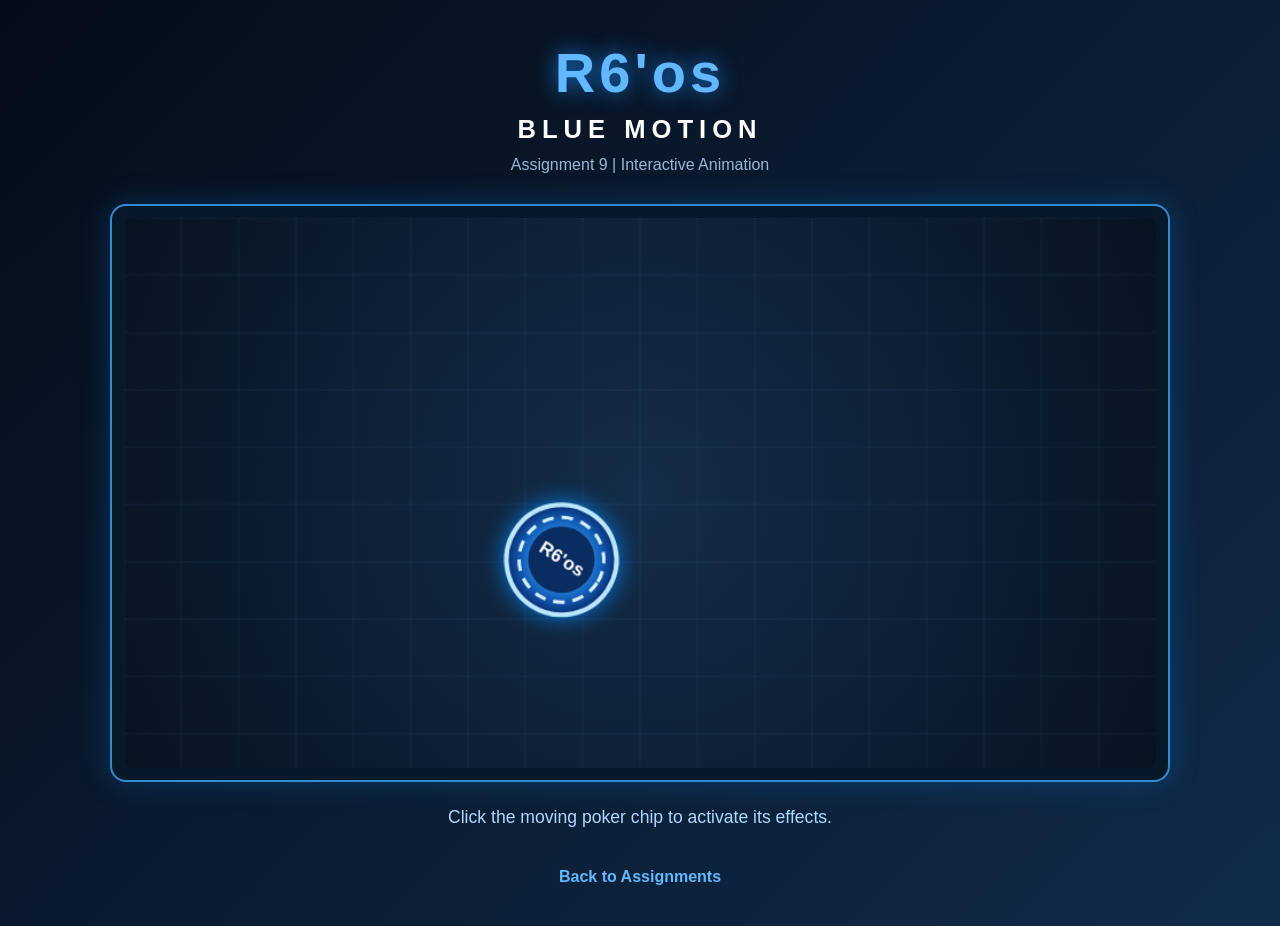
<file: assignment_9/index.html>
<!DOCTYPE html>
<html lang="en">
<head>
    <meta charset="UTF-8">
    <meta name="viewport" content="width=device-width, initial-scale=1.0">

    <title>R6'os | Blue Motion</title>

    <link rel="stylesheet" href="style.css">
    <script src="script.js" defer></script>
</head>

<body>
    <main class="container">

        <header>
            <h1>R6'os</h1>
            <h2>BLUE MOTION</h2>
            <p>Assignment 9 | Interactive Animation</p>
        </header>

        <section class="animation-section">
            <canvas id="animationCanvas"
                    width="900"
                    height="480">
                Your browser does not support HTML Canvas.
            </canvas>
        </section>

        <p class="instructions">
            Click the moving poker chip to activate its effects.
        </p>

        <footer>
            <a href="../assignments.html">Back to Assignments</a>
        </footer>

    </main>
</body>
</html>
</file>
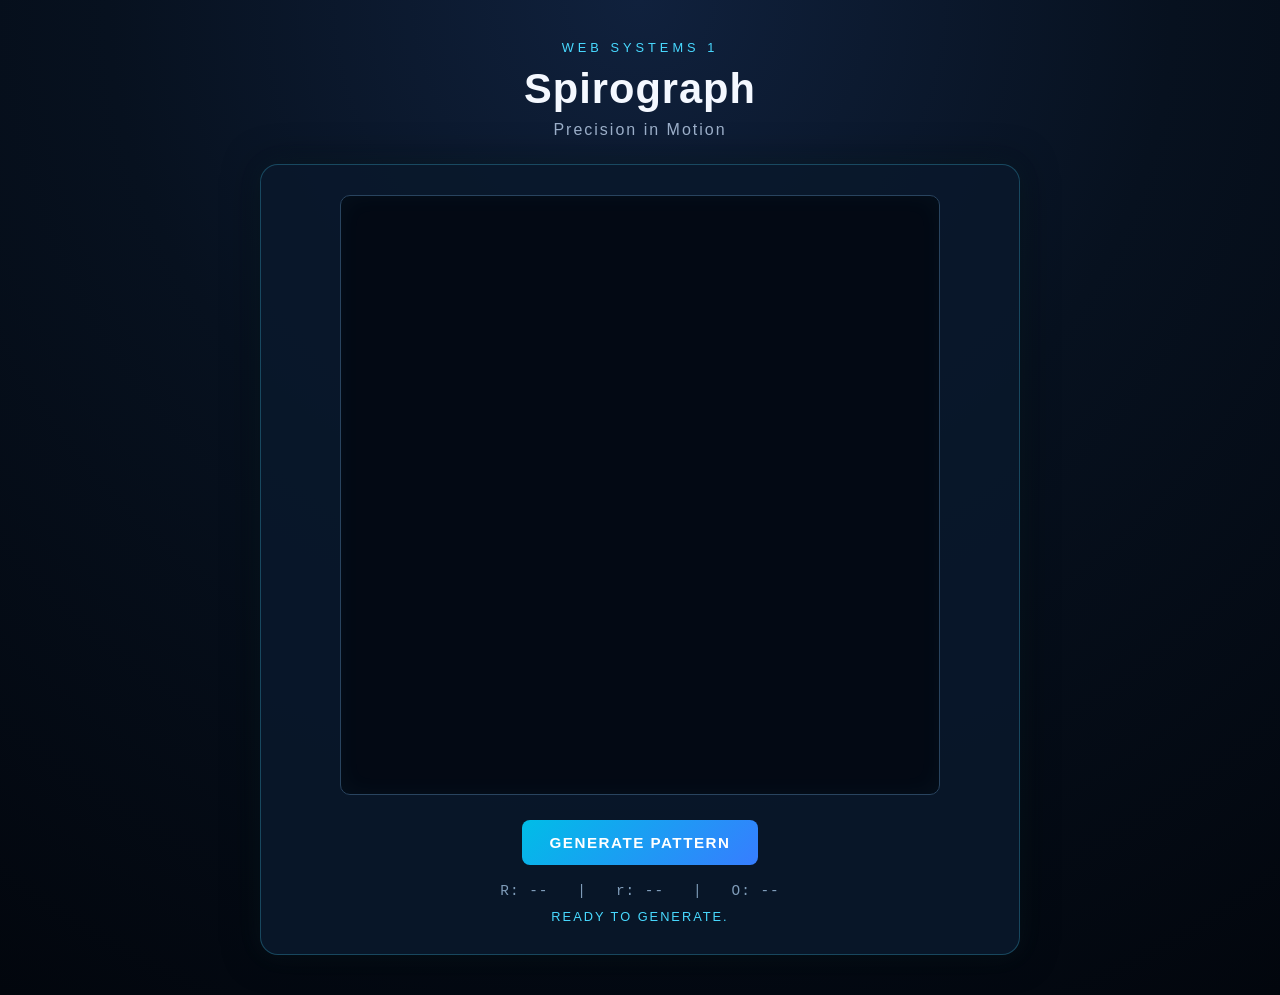
<file: spirograph/index.html>
<!DOCTYPE html>
<html lang="en">

<head>
    <meta charset="UTF-8">
    <meta name="viewport" content="width=device-width, initial-scale=1.0">

    <title>Spirograph</title>

    <link rel="stylesheet" href="style.css">
</head>

<body>

    <main class="lab-container">

        <header>
            <p class="eyebrow">WEB SYSTEMS 1</p>

            <h1>Spirograph</h1>

            <p class="subtitle">
                Precision in Motion
            </p>
        </header>

        <section class="spirograph-panel">

            <canvas
                id="spirographCanvas"
                width="600"
                height="600">
            </canvas>

            <button id="drawButton">
                Generate Pattern
            </button>

            <p id="valuesDisplay">
                R: -- &nbsp; | &nbsp;
                r: -- &nbsp; | &nbsp;
                O: --
            </p>

            <p id="statusMessage">
                Ready to generate.
            </p>

        </section>

    </main>

    <script src="script.js"></script>

</body>

</html>
</file>
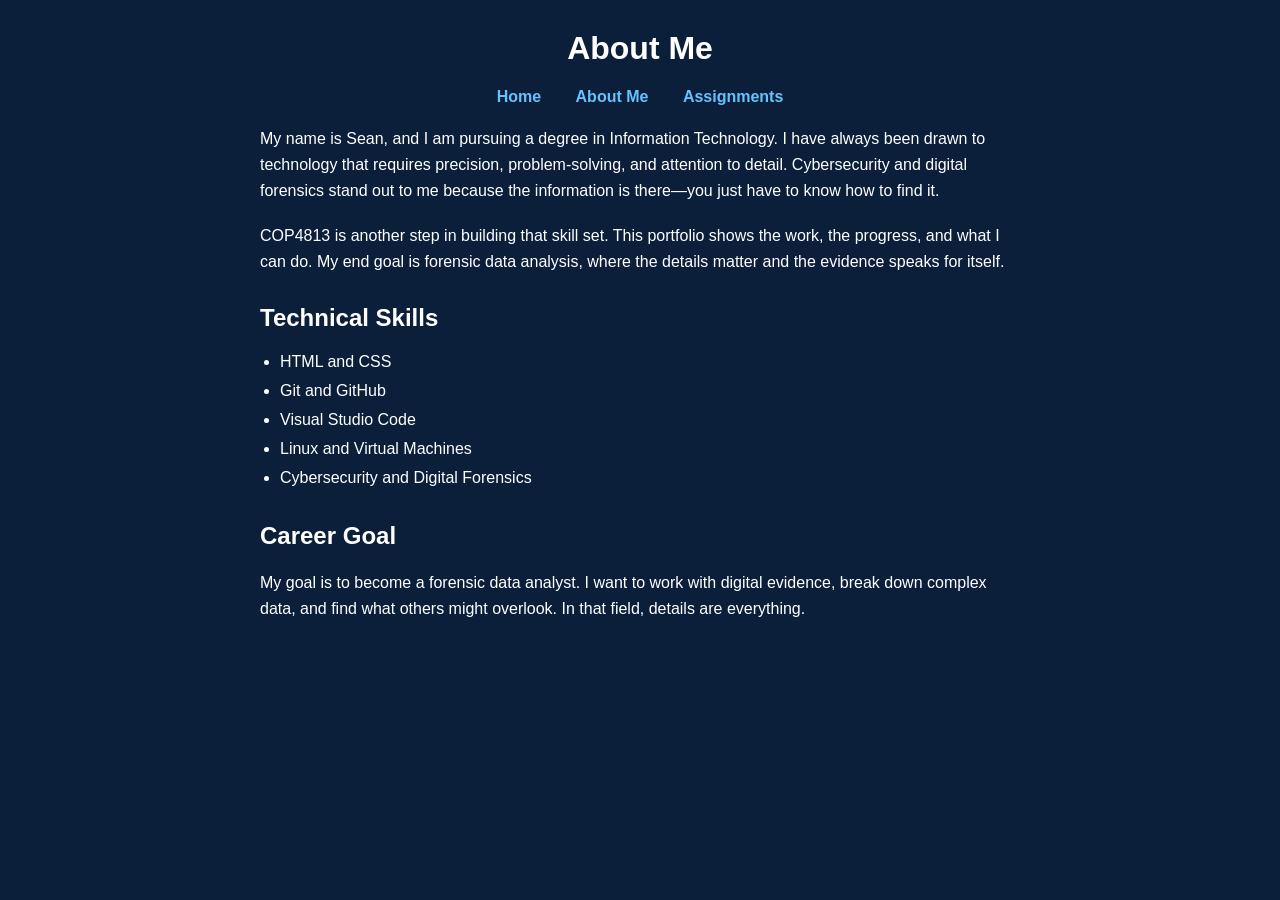
<file: about.html>
<!DOCTYPE html>
<html lang="en">
<head>
    <meta charset="UTF-8">
    <meta name="viewport" content="width=device-width, initial-scale=1.0">
    <meta name="description" content="About Sean, an Information Technology student focused on cybersecurity, digital forensics, and forensic data analysis.">
    <title>About Me | Sean's IT Portfolio</title>
    <link rel="stylesheet" href="styles.css">
</head>

<body>

    <h1>About Me</h1>

    <nav aria-label="Main navigation">
        <a href="index.html">Home</a>
        <a href="about.html">About Me</a>
        <a href="assignments.html">Assignments</a>
    </nav>

    <p>
        My name is Sean, and I am pursuing a degree in Information Technology.
        I have always been drawn to technology that requires precision, problem-solving,
        and attention to detail. Cybersecurity and digital forensics stand out to me
        because the information is there—you just have to know how to find it.
    </p>

    <p>
        COP4813 is another step in building that skill set. This portfolio shows the
        work, the progress, and what I can do. My end goal is forensic data analysis,
        where the details matter and the evidence speaks for itself.
    </p>

    <h2>Technical Skills</h2>

    <ul>
        <li>HTML and CSS</li>
        <li>Git and GitHub</li>
        <li>Visual Studio Code</li>
        <li>Linux and Virtual Machines</li>
        <li>Cybersecurity and Digital Forensics</li>
    </ul>

    <h2>Career Goal</h2>

    <p>
        My goal is to become a forensic data analyst. I want to work with digital
        evidence, break down complex data, and find what others might overlook.
        In that field, details are everything.
    </p>

</body>
</html>
</file>
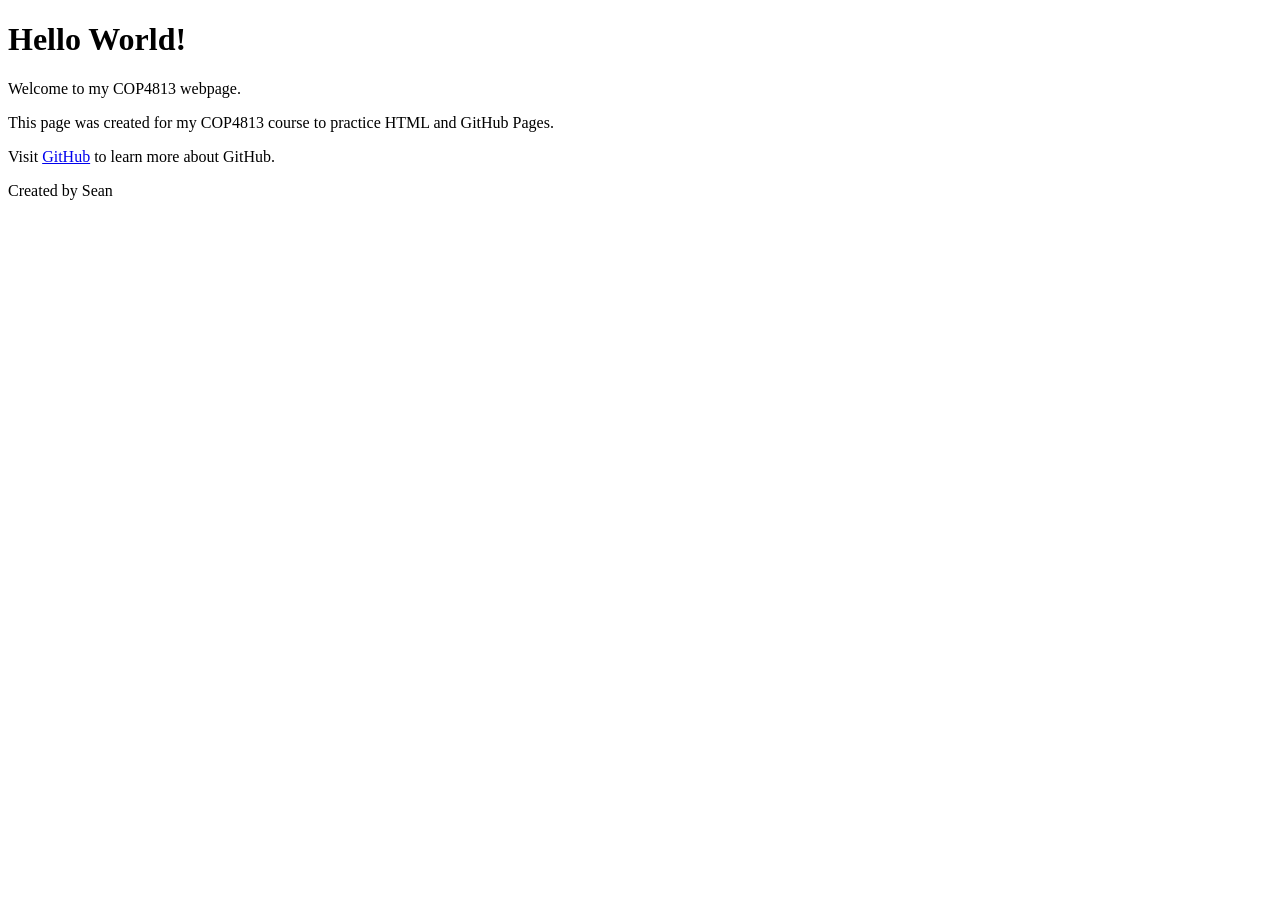
<file: assignment1.html>
<!DOCTYPE html>
<html lang="en">
<head>
    <meta charset="UTF-8">
    <meta name="viewport" content="width=device-width, initial-scale=1.0">
    <title>Sean's COP4813 Page</title>
</head>
<body>
 <h1>Hello World!</h1>
<p>Welcome to my COP4813 webpage.</p>
<p>This page was created for my COP4813 course to practice HTML and GitHub Pages.</p>

<p>
    Visit <a href="https://github.com">GitHub</a> to learn more about GitHub.
</p>
<footer>
    <p>Created by Sean</p>
</footer>
</body>
</html>
</file>
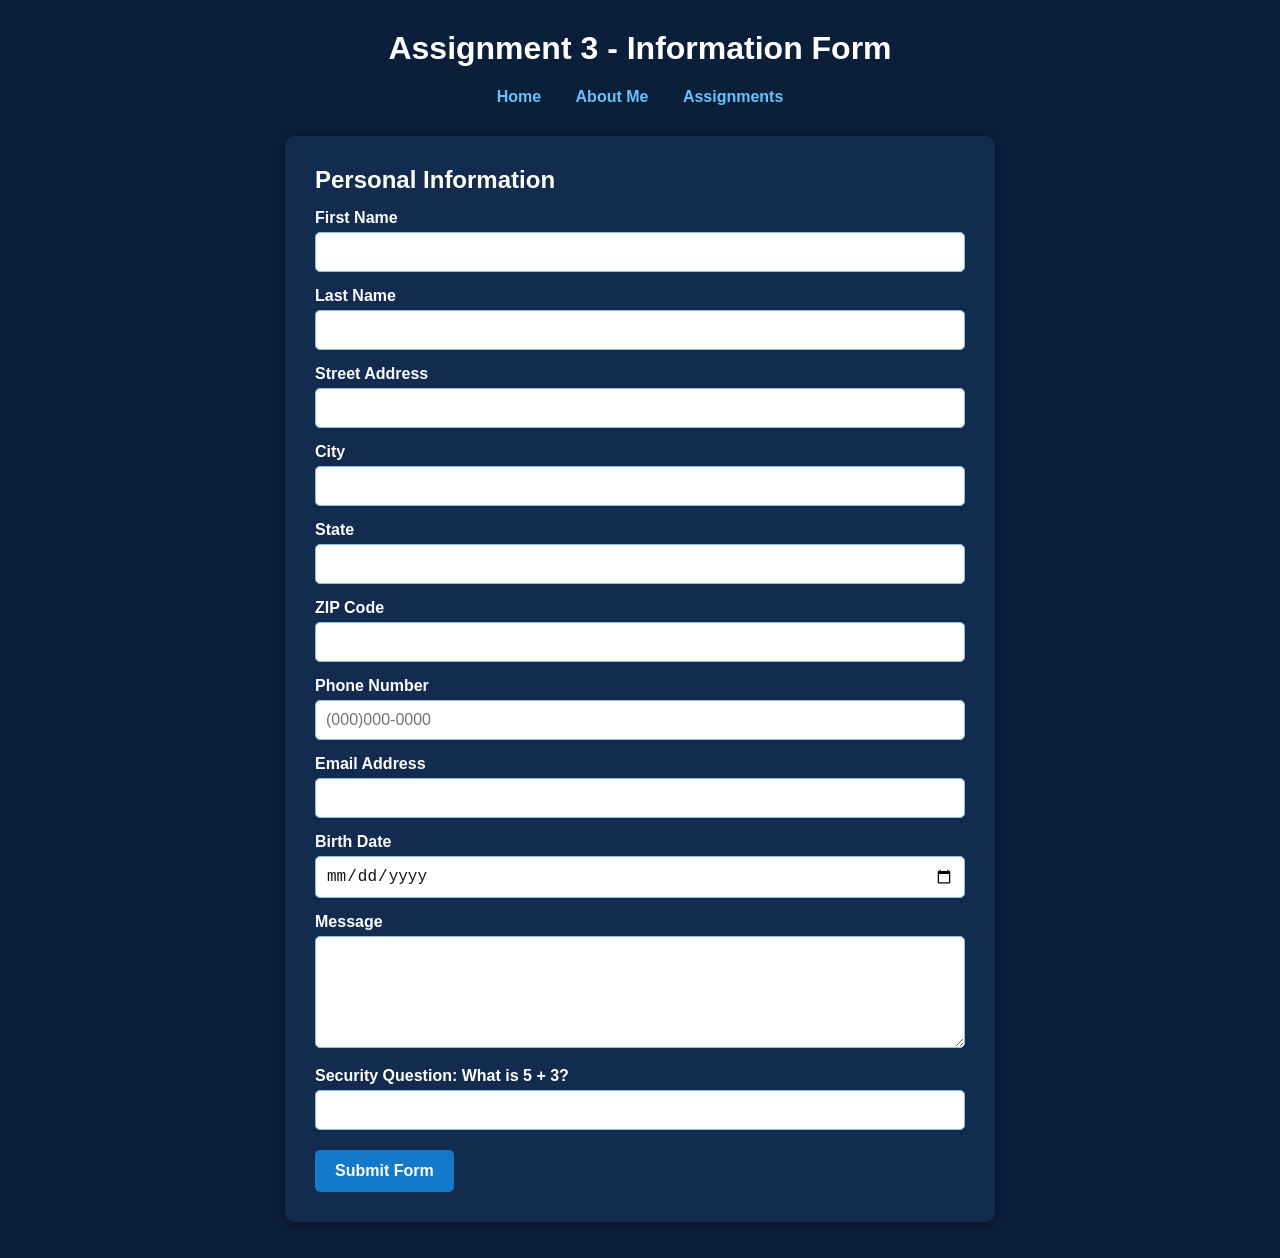
<file: confirmation.html>
<!DOCTYPE html>
<html lang="en">
<head>
    <meta charset="UTF-8">
    <meta name="viewport" content="width=device-width, initial-scale=1.0">
    <meta name="description" content="Confirmation page for COP4813 Assignment 3 form submission.">
    <title>Confirm Information | Sean's IT Portfolio</title>
    <link rel="stylesheet" href="styles.css">
</head>

<body>

    <h1>Confirm Your Information</h1>

    <nav aria-label="Main navigation">
        <a href="index.html">Home</a>
        <a href="about.html">About Me</a>
        <a href="assignments.html">Assignments</a>
    </nav>

    <main>

        <div id="confirmationBox">
            <h2>Please Review Your Information</h2>

            <p><strong>Name:</strong> <span id="confirmName"></span></p>
            <p><strong>Address:</strong> <span id="confirmAddress"></span></p>
            <p><strong>Phone:</strong> <span id="confirmPhone"></span></p>
            <p><strong>Email:</strong> <span id="confirmEmail"></span></p>
            <p><strong>Birth Date:</strong> <span id="confirmBirthdate"></span></p>
            <p><strong>Message:</strong> <span id="confirmMessage"></span></p>

            <button type="button" id="editButton">Go Back and Edit</button>
            <button type="button" id="confirmButton">Confirm and Send</button>
        </div>

    </main>

    <script src="confirmation.js"></script>

</body>
</html>
</file>
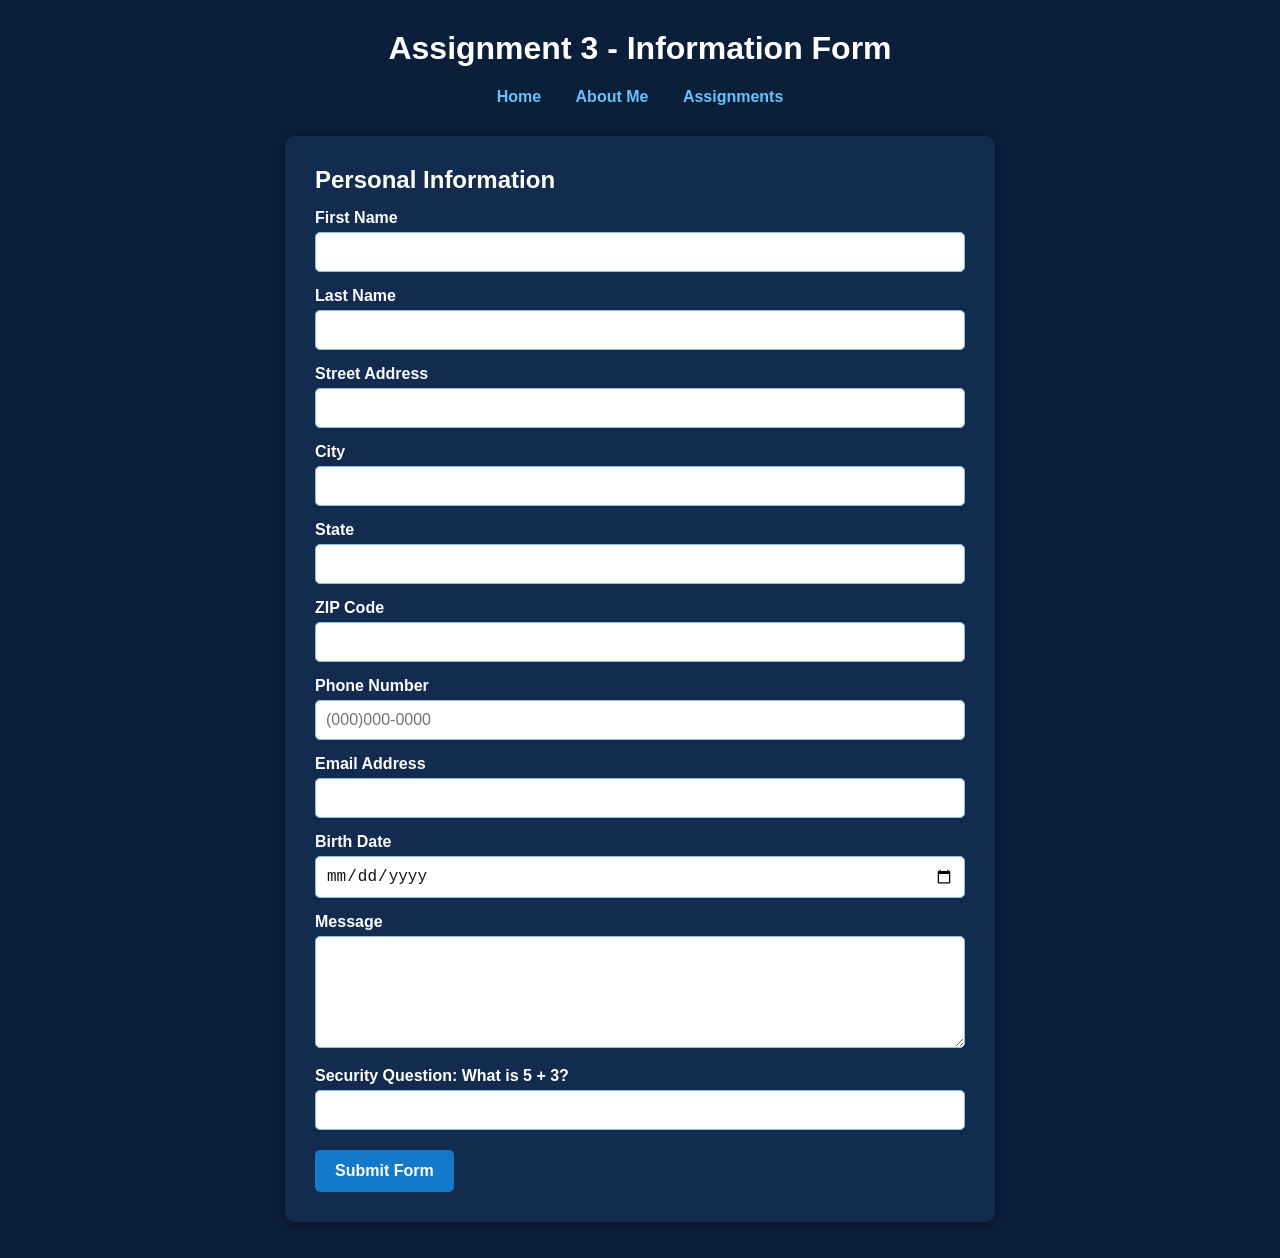
<file: form.html>
<!DOCTYPE html>
<html lang="en">
<head>
    <meta charset="UTF-8">
    <meta name="viewport" content="width=device-width, initial-scale=1.0">
    <meta name="description" content="COP4813 Assignment 3 contact and information form.">
    <title>Assignment 3 Form | Sean's IT Portfolio</title>
    <link rel="stylesheet" href="styles.css">
</head>

<body>

    <h1>Assignment 3 - Information Form</h1>

    <nav aria-label="Main navigation">
        <a href="index.html">Home</a>
        <a href="about.html">About Me</a>
        <a href="assignments.html">Assignments</a>
    </nav>

    <main>

        <form id="userForm">

            <h2>Personal Information</h2>

            <label for="firstName">First Name</label>
            <input type="text" id="firstName" name="firstName" required>

            <label for="lastName">Last Name</label>
            <input type="text" id="lastName" name="lastName" required>

            <label for="address">Street Address</label>
            <input type="text" id="address" name="address" required>

            <label for="city">City</label>
            <input type="text" id="city" name="city" required>

            <label for="state">State</label>
            <input type="text" id="state" name="state" maxlength="2" required>

            <label for="zip">ZIP Code</label>
            <input type="text" id="zip" name="zip" required>

            <label for="phone">Phone Number</label>
            <input type="tel" id="phone" name="phone" placeholder="(000)000-0000" required>

            <label for="email">Email Address</label>
            <input type="email" id="email" name="email" required>

            <label for="birthdate">Birth Date</label>
            <input type="date" id="birthdate" name="birthdate" required>

            <label for="message">Message</label>
            <textarea id="message" name="message" rows="5" required></textarea>

            <label for="confirm">Security Question: What is 5 + 3?</label>
            <input type="text" id="confirm" name="confirm" required>

            <button type="submit">Submit Form</button>

        </form>

    </main>

    <script src="form.js"></script>

</body>
</html>
</file>
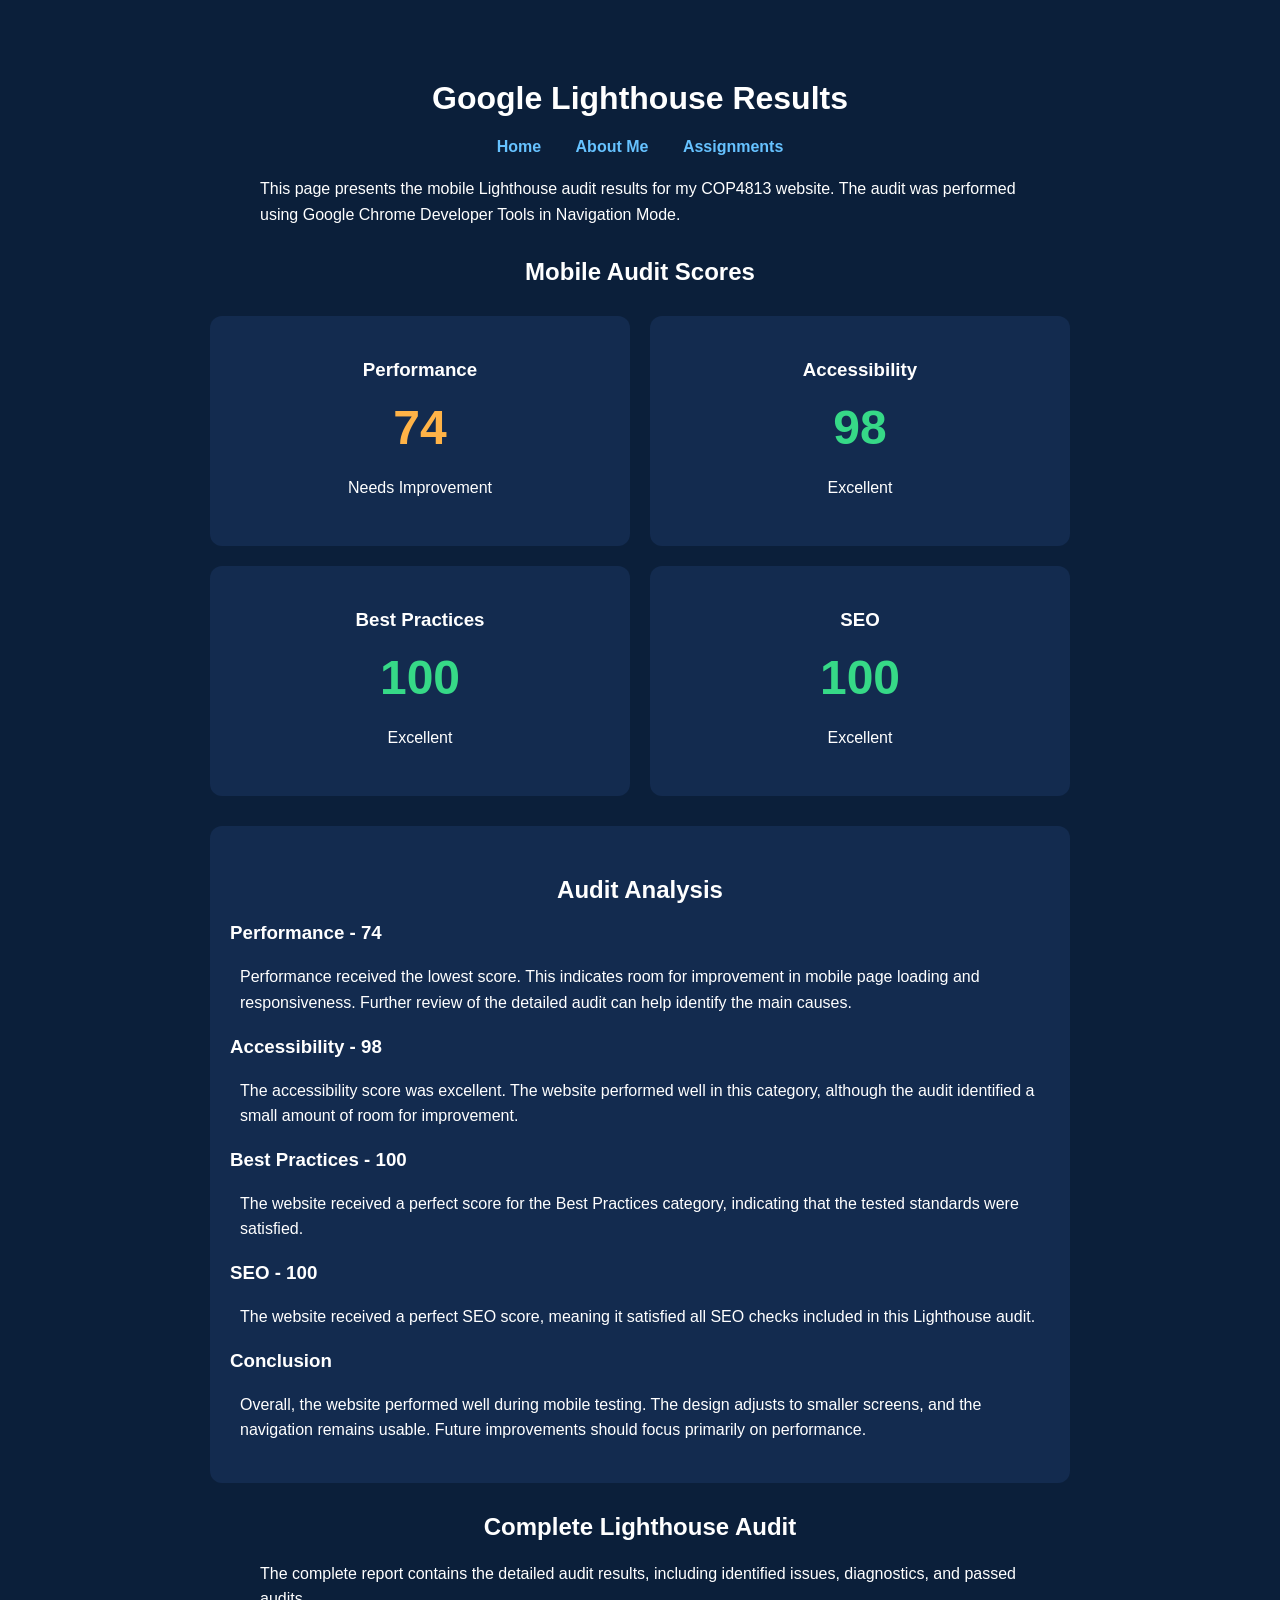
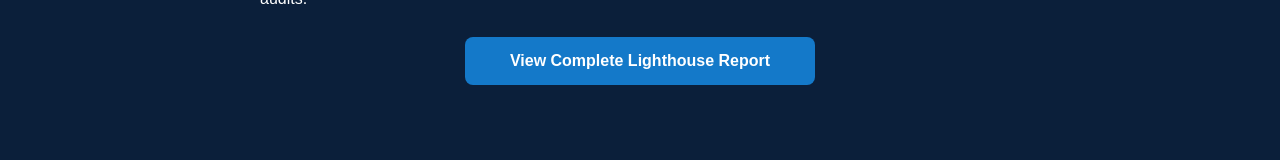
<file: lighthouse-results.html>
<!DOCTYPE html>
<html lang="en">
<head>
    <meta charset="UTF-8">
    <meta name="viewport" content="width=device-width, initial-scale=1.0">
    <meta name="description" content="Mobile Lighthouse audit results for Sean's COP4813 website.">
    <title>Lighthouse Results | COP4813</title>
    <link rel="stylesheet" href="styles.css">

    <style>
        .audit-container {
            max-width: 900px;
            margin: 30px auto;
            padding: 20px;
            box-sizing: border-box;
        }

        .audit-container h1,
        .audit-container h2 {
            text-align: center;
        }

        .score-grid {
            display: grid;
            grid-template-columns: repeat(2, 1fr);
            gap: 20px;
            margin: 30px 0;
        }

        .score-card {
            background: #132b4f;
            padding: 25px 15px;
            border-radius: 12px;
            text-align: center;
        }

        .score-number {
            font-size: 3rem;
            font-weight: bold;
        }

        .performance {
            color: #ffb347;
        }

        .excellent {
            color: #36d987;
        }

        .analysis {
            background: #132b4f;
            padding: 20px;
            border-radius: 12px;
            margin-top: 25px;
        }

        .analysis p {
            padding: 0;
        }

        .report-link {
            display: block;
            text-align: center;
            padding: 15px;
            background: #1479c9;
            color: white;
            border-radius: 8px;
            margin: 25px auto;
            max-width: 320px;
            text-decoration: none;
            font-weight: bold;
        }

        .report-link:hover,
        .report-link:focus {
            background: #0d5f9f;
            text-decoration: underline;
        }

        @media (max-width: 600px) {
            .score-grid {
                grid-template-columns: 1fr;
            }

            .audit-container {
                padding: 10px;
            }
        }
    </style>
</head>

<body>
    <main class="audit-container">

        <h1>Google Lighthouse Results</h1>

        <nav aria-label="Main navigation">
            <a href="index.html">Home</a>
            <a href="about.html">About Me</a>
            <a href="assignments.html">Assignments</a>
        </nav>

        <p>
            This page presents the mobile Lighthouse
            audit results for my COP4813 website.
            The audit was performed using Google
            Chrome Developer Tools in Navigation Mode.
        </p>

        <h2>Mobile Audit Scores</h2>

        <section class="score-grid" aria-label="Audit scores">

            <div class="score-card">
                <h3>Performance</h3>
                <div class="score-number performance">74</div>
                <p>Needs Improvement</p>
            </div>

            <div class="score-card">
                <h3>Accessibility</h3>
                <div class="score-number excellent">98</div>
                <p>Excellent</p>
            </div>

            <div class="score-card">
                <h3>Best Practices</h3>
                <div class="score-number excellent">100</div>
                <p>Excellent</p>
            </div>

            <div class="score-card">
                <h3>SEO</h3>
                <div class="score-number excellent">100</div>
                <p>Excellent</p>
            </div>

        </section>

        <section class="analysis">
            <h2>Audit Analysis</h2>

            <h3>Performance - 74</h3>
            <p>
                Performance received the lowest score.
                This indicates room for improvement in
                mobile page loading and responsiveness.
                Further review of the detailed audit
                can help identify the main causes.
            </p>

            <h3>Accessibility - 98</h3>
            <p>
                The accessibility score was excellent.
                The website performed well in this
                category, although the audit identified
                a small amount of room for improvement.
            </p>

            <h3>Best Practices - 100</h3>
            <p>
                The website received a perfect score
                for the Best Practices category,
                indicating that the tested standards
                were satisfied.
            </p>

            <h3>SEO - 100</h3>
            <p>
                The website received a perfect SEO
                score, meaning it satisfied all SEO
                checks included in this Lighthouse audit.
            </p>

            <h3>Conclusion</h3>
            <p>
                Overall, the website performed well
                during mobile testing. The design
                adjusts to smaller screens, and
                the navigation remains usable.
                Future improvements should focus
                primarily on performance.
            </p>
        </section>

        <h2>Complete Lighthouse Audit</h2>

        <p>
            The complete report contains the detailed
            audit results, including identified issues,
            diagnostics, and passed audits.
        </p>

        <a class="report-link"
           href="lighthouse_report.html">
            View Complete Lighthouse Report
        </a>

    </main>
</body>
</html>
</file>
<file: styles.css>
body {
    font-family: Arial, sans-serif;
    margin: 0;
    padding: 0;
    background-color: #0b1f3a;
    color: #ffffff;
}

h1 {
    text-align: center;
    margin-top: 30px;
    color: #ffffff;
    font-size: 2rem;
}

nav {
    text-align: center;
    margin: 20px 0;
}

nav a {
    margin: 0 15px;
    text-decoration: none;
    color: #66c2ff;
    font-weight: bold;
}

nav a:hover {
    text-decoration: underline;
}

nav a:focus {
    outline: 3px solid #ffffff;
    outline-offset: 4px;
}

p,
h2,
ul {
    max-width: 800px;
    margin-left: auto;
    margin-right: auto;
    box-sizing: border-box;
}

p {
    line-height: 1.6;
    padding: 0 20px;
    margin-top: 20px;
    margin-bottom: 20px;
}

h2 {
    padding: 0 20px;
    margin-top: 30px;
    margin-bottom: 10px;
    color: #ffffff;
}

ul {
    padding-left: 40px;
    padding-right: 20px;
    line-height: 1.8;
}

img {
    display: block;
    max-width: 600px;
    width: 90%;
    height: auto;
    margin: 20px auto;
}

form,
#confirmationBox {
    max-width: 650px;
    margin: 30px auto;
    padding: 30px;
    background-color: #132b4f;
    color: #ffffff;
    border-radius: 10px;
    box-shadow: 0 2px 12px rgba(0, 0, 0, 0.35);
}

form h2,
#confirmationBox h2 {
    padding: 0;
    margin-top: 0;
}

form label {
    display: block;
    margin-top: 15px;
    margin-bottom: 5px;
    font-weight: bold;
}

form input,
form textarea {
    width: 100%;
    padding: 10px;
    border: 1px solid #8fbfe8;
    border-radius: 5px;
    box-sizing: border-box;
    font-size: 1rem;
    background-color: #ffffff;
    color: #111111;
}

form input:focus,
form textarea:focus {
    outline: 3px solid #66c2ff;
    outline-offset: 2px;
}

form textarea {
    resize: vertical;
}

button {
    margin-top: 20px;
    padding: 12px 20px;
    border: none;
    border-radius: 5px;
    background-color: #1479c9;
    color: #ffffff;
    font-size: 1rem;
    font-weight: bold;
    cursor: pointer;
}

button:hover {
    background-color: #0d5f9f;
}

button:focus {
    outline: 3px solid #ffffff;
    outline-offset: 3px;
}

#confirmationBox button {
    margin-right: 10px;
}


/* Mobile-Friendly Website */
@media screen and (max-width: 600px) {

    body {
        padding: 10px;
        box-sizing: border-box;
    }

    h1 {
        font-size: 1.8rem;
        padding: 0 10px;
        text-align: center;
    }

    nav {
        display: flex;
        flex-direction: column;
        align-items: stretch;
        gap: 10px;
        max-width: 360px;
        margin: 20px auto;
    }

    nav a {
        display: block;
        margin: 0;
        padding: 12px 16px;
        min-height: 44px;
        box-sizing: border-box;
        text-align: center;
    }

    img {
        width: 100%;
        max-width: 100%;
        height: auto;
    }

    p, h2, ul {
        box-sizing: border-box;
        max-width: 100%;
    }

    form, #confirmationBox {
        width: 100%;
        max-width: 100%;
        padding: 20px;
        box-sizing: border-box;
    }
}
</file>
<file: Assignment12/styles.css>
* {
  box-sizing: border-box;
}

body {
  margin: 0;
  font-family: Arial, Helvetica, sans-serif;
  background: #0b1426;
  color: #f5f7fb;
  line-height: 1.6;
}

.container {
  width: 94%;
  max-width: 1400px;
  margin: 0 auto;
  padding: 55px 0;
}

header {
  text-align: center;
  margin-bottom: 45px;
}

.eyebrow {
  color: #74b9ff;
  font-size: 14px;
  letter-spacing: 3px;
  text-transform: uppercase;
}

h1 {
  font-size: clamp(30px, 5vw, 48px);
  margin: 10px 0;
}

.subtitle {
  color: #bac8db;
  max-width: 700px;
  margin: 0 auto;
}

.review {
  background: #14233b;
  border: 1px solid #2c4261;
  border-radius: 14px;
  padding: 28px;
}

h2 {
  margin-top: 0;
  color: #ffffff;
}

.review > p {
  color: #bac8db;
}

.table-wrapper {
  overflow-x: auto;
  margin-top: 25px;
}

table {
  width: 100%;
  min-width: 1050px;
  border-collapse: collapse;
}

th, td {
  padding: 18px;
  text-align: left;
  vertical-align: top;
  border-bottom: 1px solid #304562;
}

th {
  background: #203b60;
  color: #ffffff;
  font-size: 14px;
}

td {
  background: #172941;
  color: #e8eef8;
  font-size: 14px;
}

tbody tr:hover td {
  background: #213b5c;
}

a {
  color: #79c0ff;
  text-decoration: none;
  overflow-wrap: anywhere;
}

a:hover {
  text-decoration: underline;
}

#status {
  text-align: center;
  margin-top: 20px;
}

footer {
  text-align: center;
  margin-top: 40px;
  color: #91a4bf;
  font-size: 13px;
}
</file>
<file: assignment_9/style.css>
/* R6'os - Assignment 9 */

* {
    margin: 0;
    padding: 0;
    box-sizing: border-box;
}

body {
    min-height: 100vh;
    background: linear-gradient(135deg, #050c18, #102b4a);
    color: #ffffff;
    font-family: Arial, sans-serif;
    text-align: center;
}

.container {
    width: 95%;
    max-width: 1100px;
    margin: 0 auto;
    padding: 40px 20px;
}

header {
    margin-bottom: 30px;
}

h1 {
    font-size: 3.5rem;
    color: #61b8ff;
    letter-spacing: 4px;
    text-shadow: 0 0 20px #1675d1;
}

h2 {
    font-size: 1.6rem;
    letter-spacing: 6px;
    margin-top: 10px;
}

header p {
    color: #9ab6d6;
    margin-top: 12px;
}

.animation-section {
    padding: 12px;
    background: #08182b;
    border: 2px solid #328bd0;
    border-radius: 16px;
    box-shadow: 0 0 30px rgba(0, 140, 255, 0.25);
}

canvas {
    display: block;
    width: 100%;
    height: auto;
    background: radial-gradient(circle, #142d4a, #071321);
    border-radius: 8px;
    cursor: pointer;
}

.instructions {
    margin-top: 25px;
    font-size: 1.1rem;
    color: #add8ff;
}

footer {
    margin-top: 40px;
}

footer a {
    color: #61b8ff;
    text-decoration: none;
    font-weight: bold;
}

footer a:hover {
    color: white;
    text-shadow: 0 0 12px #61b8ff;
}

@media (max-width: 600px) {
    h1 {
        font-size: 2.5rem;
    }

    h2 {
        font-size: 1.1rem;
        letter-spacing: 3px;
    }

    .container {
        padding: 25px 10px;
    }
}
</file>
<file: spirograph/style.css>
* {
    margin: 0;
    padding: 0;
    box-sizing: border-box;
}

body {
    min-height: 100vh;
    background: radial-gradient(circle at top, #10213d 0%, #07111f 45%, #02060d 100%);
    color: #f4f8ff;
    font-family: Arial, Helvetica, sans-serif;
    display: flex;
    justify-content: center;
    align-items: center;
    padding: 40px 20px;
}

.lab-container {
    width: 100%;
    max-width: 760px;
    text-align: center;
}

header {
    margin-bottom: 25px;
}

.eyebrow {
    color: #48d9ff;
    font-size: 0.8rem;
    letter-spacing: 4px;
    margin-bottom: 10px;
}

h1 {
    font-size: 2.6rem;
    letter-spacing: 1px;
    margin-bottom: 8px;
}

.subtitle {
    color: #9baec8;
    font-size: 1rem;
    letter-spacing: 2px;
}

.spirograph-panel {
    background: rgba(10, 24, 44, 0.88);
    border: 1px solid rgba(72, 217, 255, 0.25);
    border-radius: 18px;
    padding: 30px;
    box-shadow:
        0 0 35px rgba(0, 0, 0, 0.55),
        0 0 25px rgba(72, 217, 255, 0.08);
}

canvas {
    display: block;
    width: 100%;
    max-width: 600px;
    height: auto;
    margin: 0 auto 25px;
    background: #030914;
    border: 1px solid #29445f;
    border-radius: 10px;
    box-shadow: inset 0 0 25px rgba(72, 217, 255, 0.04);
}

#drawButton {
    background: linear-gradient(135deg, #00bde7, #377dff);
    color: white;
    border: none;
    border-radius: 8px;
    padding: 14px 28px;
    font-size: 0.95rem;
    font-weight: bold;
    letter-spacing: 1.5px;
    text-transform: uppercase;
    cursor: pointer;
    transition: transform 0.2s ease, box-shadow 0.2s ease;
}

#drawButton:hover {
    transform: translateY(-2px);
    box-shadow: 0 0 22px rgba(72, 217, 255, 0.45);
}

#drawButton:active {
    transform: translateY(0);
}

#valuesDisplay {
    margin-top: 18px;
    color: #7f9cb9;
    font-family: "Courier New", monospace;
    font-size: 0.9rem;
    letter-spacing: 1px;
}

@media (max-width: 650px) {
    h1 {
        font-size: 2rem;
    }

    .spirograph-panel {
        padding: 18px;
    }

    body {
        padding: 20px 10px;
    }
}
#statusMessage {
    margin-top: 10px;
    color: #48d9ff;
    font-size: 0.8rem;
    letter-spacing: 2px;
    text-transform: uppercase;
}
</file>
